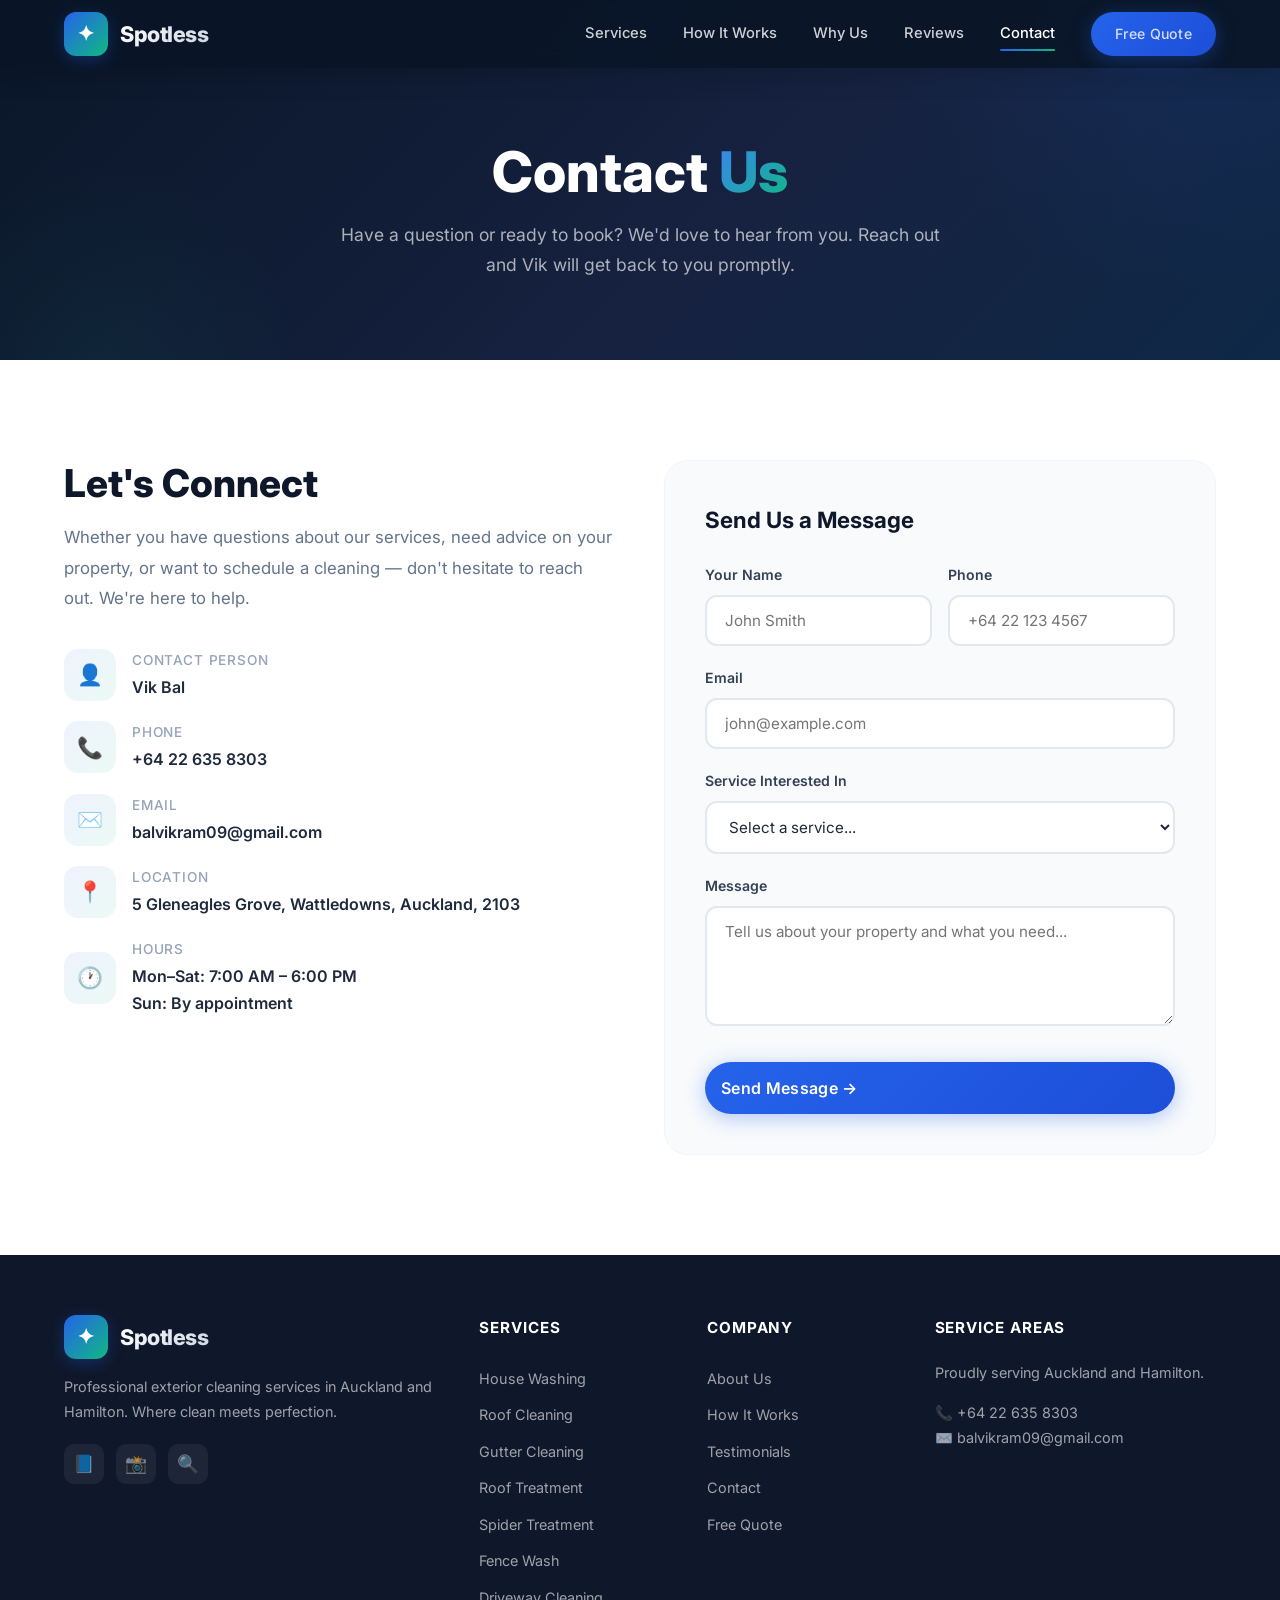
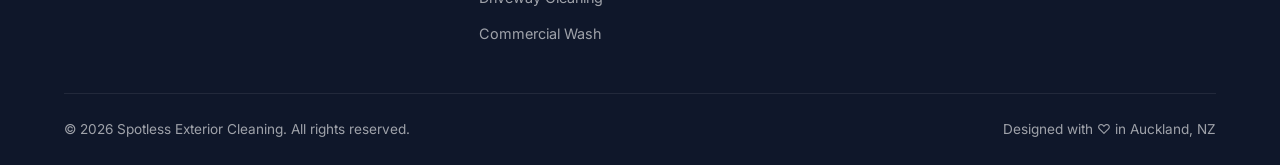
<file: contact.html>
<!DOCTYPE html>
<html lang="en">

<head>
    <meta charset="UTF-8">
    <meta name="viewport" content="width=device-width, initial-scale=1.0">
    <title>Contact Us | Spotless Exterior Cleaning</title>
    <meta name="description" content="Get in touch with Spotless Exterior Cleaning. Serving Auckland and Hamilton.">
    <link href="https://fonts.googleapis.com/css2?family=Inter:wght@300;400;500;600;700;800;900&display=swap"
        rel="stylesheet">
    <link rel="stylesheet" href="style.css">
</head>

<body>
    <nav class="navbar scrolled" id="navbar">
        <div class="nav-container">
            <a href="index.html" class="nav-logo">
                <div class="nav-logo-icon">✦</div><span>Spotless</span>
            </a>
            <div class="nav-links" id="navLinks">
                <a href="services.html">Services</a><a href="how-it-works.html">How It Works</a>
                <a href="why-us.html">Why Us</a><a href="reviews.html">Reviews</a>
                <a href="contact.html" class="active-link">Contact</a><a href="free-quote.html"
                    class="btn btn-primary nav-cta">Free Quote</a>
            </div>
            <div class="hamburger" id="hamburger"><span></span><span></span><span></span></div>
        </div>
    </nav>

    <section class="page-hero">
        <div class="container">
            <div class="page-hero-content">
                <h1 class="page-hero-title">Contact <span class="highlight">Us</span></h1>
                <p class="page-hero-subtitle">Have a question or ready to book? We'd love to hear from you. Reach out
                    and Vik will get back to you promptly.</p>
            </div>
        </div>
    </section>

    <section class="contact">
        <div class="container">
            <div class="contact-grid">
                <div class="contact-info fade-in-left">
                    <h2>Let's Connect</h2>
                    <p>Whether you have questions about our services, need advice on your property, or want to schedule
                        a cleaning — don't hesitate to reach out. We're here to help.</p>
                    <div class="contact-details">
                        <div class="contact-item">
                            <div class="contact-item-icon">👤</div>
                            <div>
                                <h4>Contact Person</h4>
                                <p>Vik Bal</p>
                            </div>
                        </div>
                        <div class="contact-item">
                            <div class="contact-item-icon">📞</div>
                            <div>
                                <h4>Phone</h4><a href="tel:+64226358303">+64 22 635 8303</a>
                            </div>
                        </div>
                        <div class="contact-item">
                            <div class="contact-item-icon">✉️</div>
                            <div>
                                <h4>Email</h4><a href="mailto:balvikram09@gmail.com">balvikram09@gmail.com</a>
                            </div>
                        </div>
                        <div class="contact-item">
                            <div class="contact-item-icon">📍</div>
                            <div>
                                <h4>Location</h4>
                                <p>5 Gleneagles Grove, Wattledowns, Auckland, 2103</p>
                            </div>
                        </div>
                        <div class="contact-item">
                            <div class="contact-item-icon">🕐</div>
                            <div>
                                <h4>Hours</h4>
                                <p>Mon–Sat: 7:00 AM – 6:00 PM<br>Sun: By appointment</p>
                            </div>
                        </div>
                    </div>
                </div>
                <div class="contact-form-wrap fade-in-right">
                    <h3>Send Us a Message</h3>
                    <form id="contactForm">
                        <div class="form-row">
                            <div class="form-group"><label>Your Name</label><input type="text" placeholder="John Smith"
                                    required></div>
                            <div class="form-group"><label>Phone</label><input type="tel" placeholder="+64 22 123 4567">
                            </div>
                        </div>
                        <div class="form-group"><label>Email</label><input type="email" placeholder="john@example.com"
                                required></div>
                        <div class="form-group"><label>Service Interested In</label>
                            <select>
                                <option value="">Select a service...</option>
                                <option>House Washing</option>
                                <option>Roof Cleaning & Treatment</option>
                                <option>Gutter Cleaning</option>
                                <option>Driveway & Patio Cleaning</option>
                                <option>Deck & Fence Washing</option>
                                <option>Commercial Building Wash</option>
                                <option>Roof Treatment</option>
                                <option>Spider Treatment</option>
                                <option>Fence Wash</option>
                                <option>Full Property Package</option>
                                <option>Other</option>
                            </select>
                        </div>
                        <div class="form-group"><label>Message</label><textarea
                                placeholder="Tell us about your property and what you need..."></textarea></div>
                        <button type="submit" class="btn btn-primary form-submit">Send Message →</button>
                    </form>
                    <div class="form-success" id="formSuccess">
                        <div class="success-icon">✅</div>
                        <h4>Message Sent!</h4>
                        <p>Thank you for reaching out. Vik will get back to you shortly!</p>
                    </div>
                </div>
            </div>
        </div>
    </section>

    <footer class="footer">
        <div class="container">
            <div class="footer-grid">
                <div class="footer-brand">
                    <a href="index.html" class="nav-logo">
                        <div class="nav-logo-icon">✦</div><span>Spotless</span>
                    </a>
                    <p>Professional exterior cleaning services in Auckland and Hamilton. Where clean meets perfection.
                    </p>
                    <div class="footer-social"><a href="#">📘</a><a href="#">📸</a><a href="#">🔍</a></div>
                </div>
                <div class="footer-col">
                    <h4>Services</h4><a href="services.html">House Washing</a><a href="services.html">Roof
                        Cleaning</a><a href="services.html">Gutter Cleaning</a><a href="services.html">Roof
                        Treatment</a><a href="services.html">Spider Treatment</a><a href="services.html">Fence
                        Wash</a><a href="services.html">Driveway Cleaning</a><a href="services.html">Commercial Wash</a>
                </div>
                <div class="footer-col">
                    <h4>Company</h4><a href="why-us.html">About Us</a><a href="how-it-works.html">How It Works</a><a
                        href="reviews.html">Testimonials</a><a href="contact.html">Contact</a><a
                        href="free-quote.html">Free Quote</a>
                </div>
                <div class="footer-col footer-newsletter">
                    <h4>Service Areas</h4>
                    <p>Proudly serving Auckland and Hamilton.</p>
                    <p>📞 +64 22 635 8303<br>✉️ balvikram09@gmail.com</p>
                </div>
            </div>
            <div class="footer-bottom">
                <p>© 2026 Spotless Exterior Cleaning. All rights reserved.</p>
                <p>Designed with ♡ in Auckland, NZ</p>
            </div>
        </div>
    </footer>
    <script src="script.js"></script>
</body>

</html>
</file>
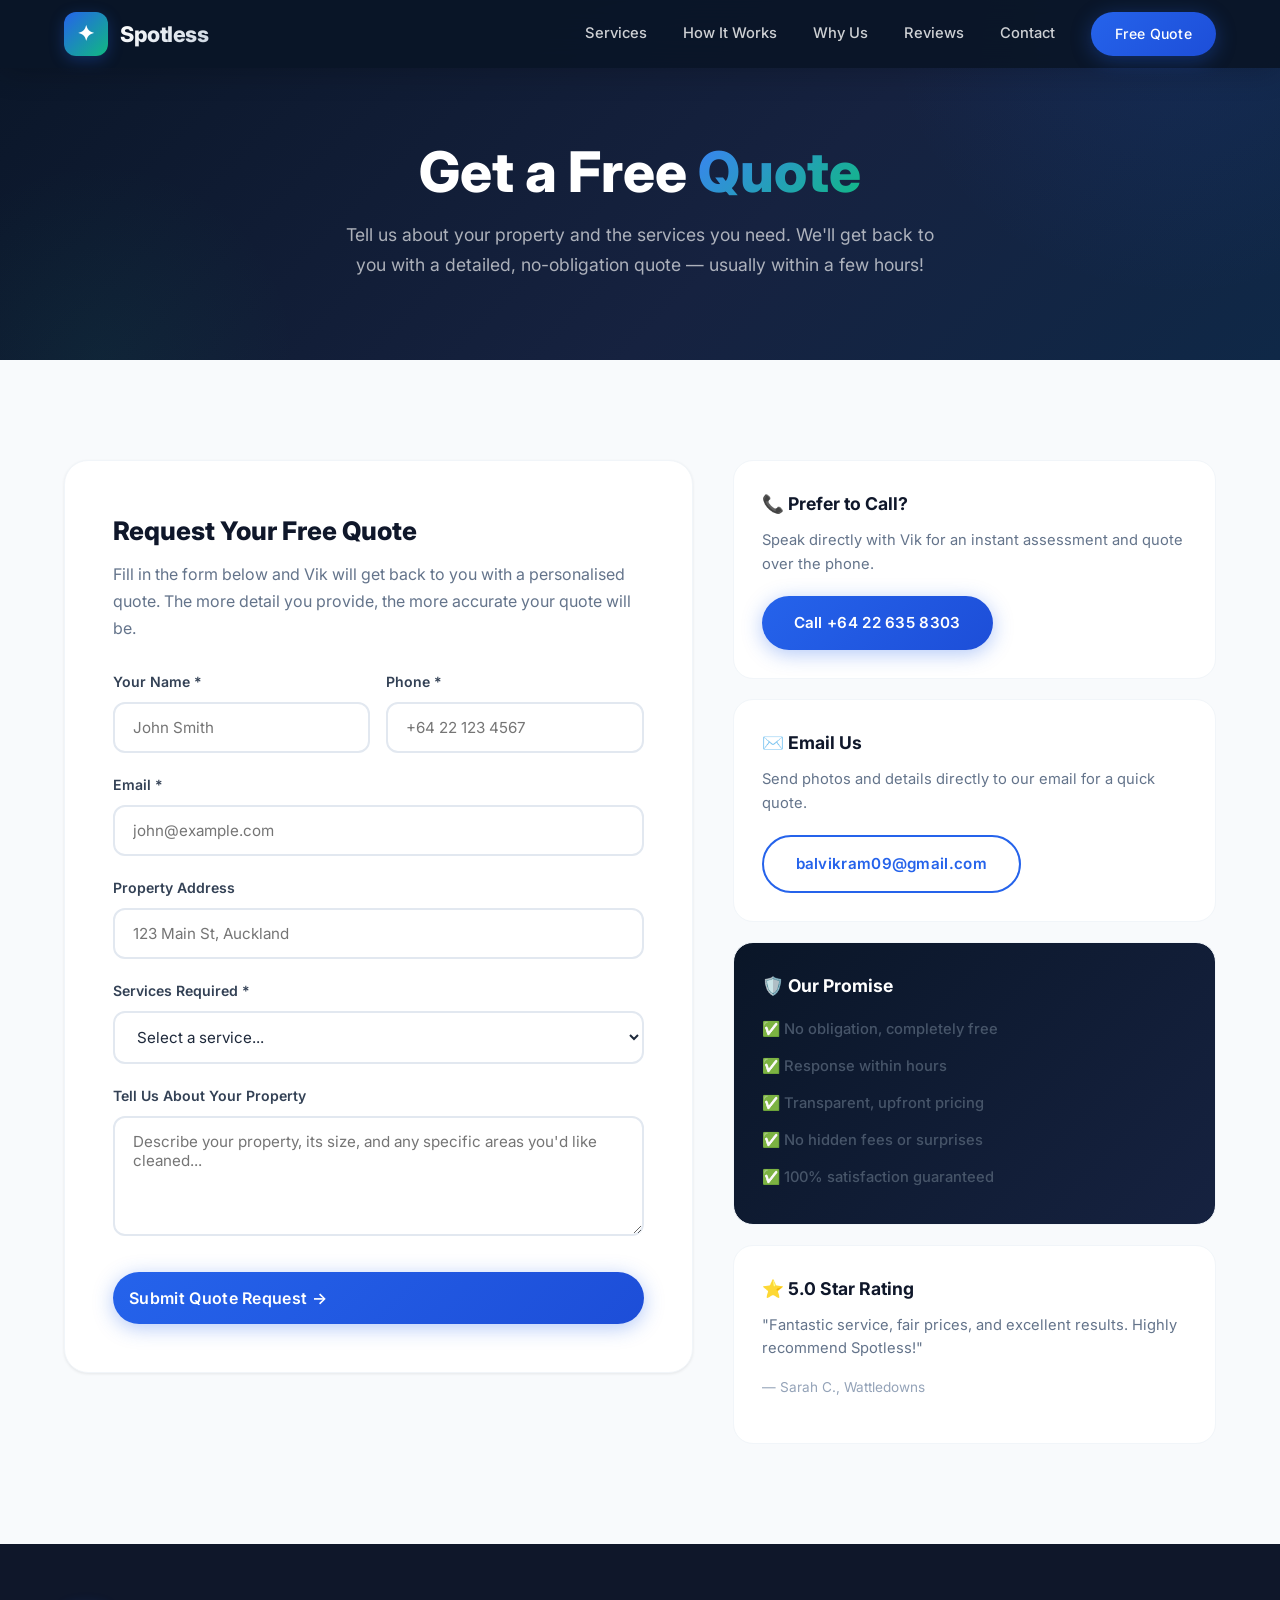
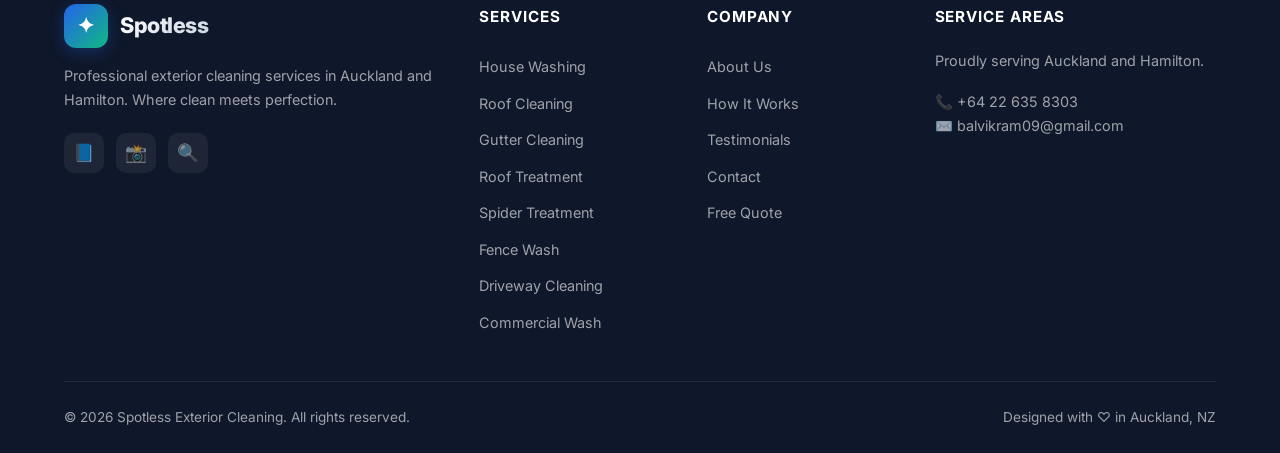
<file: free-quote.html>
<!DOCTYPE html>
<html lang="en">

<head>
    <meta charset="UTF-8">
    <meta name="viewport" content="width=device-width, initial-scale=1.0">
    <title>Free Quote | Spotless Exterior Cleaning</title>
    <meta name="description"
        content="Get a free, no-obligation quote for exterior cleaning services in Auckland and Hamilton.">
    <link href="https://fonts.googleapis.com/css2?family=Inter:wght@300;400;500;600;700;800;900&display=swap"
        rel="stylesheet">
    <link rel="stylesheet" href="style.css">
</head>

<body>
    <nav class="navbar scrolled" id="navbar">
        <div class="nav-container">
            <a href="index.html" class="nav-logo">
                <div class="nav-logo-icon">✦</div><span>Spotless</span>
            </a>
            <div class="nav-links" id="navLinks">
                <a href="services.html">Services</a><a href="how-it-works.html">How It Works</a>
                <a href="why-us.html">Why Us</a><a href="reviews.html">Reviews</a>
                <a href="contact.html">Contact</a><a href="free-quote.html"
                    class="btn btn-primary nav-cta active-link">Free Quote</a>
            </div>
            <div class="hamburger" id="hamburger"><span></span><span></span><span></span></div>
        </div>
    </nav>

    <section class="page-hero">
        <div class="container">
            <div class="page-hero-content">
                <h1 class="page-hero-title">Get a Free <span class="highlight">Quote</span></h1>
                <p class="page-hero-subtitle">Tell us about your property and the services you need. We'll get back to
                    you with a detailed, no-obligation quote — usually within a few hours!</p>
            </div>
        </div>
    </section>

    <section class="quote-page">
        <div class="container">
            <div class="quote-grid">
                <div class="quote-form-wrap fade-in-left">
                    <h2>Request Your Free Quote</h2>
                    <p class="quote-form-intro">Fill in the form below and Vik will get back to you with a personalised
                        quote. The more detail you provide, the more accurate your quote will be.</p>
                    <form id="contactForm">
                        <div class="form-row">
                            <div class="form-group"><label>Your Name *</label><input type="text"
                                    placeholder="John Smith" required></div>
                            <div class="form-group"><label>Phone *</label><input type="tel"
                                    placeholder="+64 22 123 4567" required></div>
                        </div>
                        <div class="form-group"><label>Email *</label><input type="email" placeholder="john@example.com"
                                required></div>
                        <div class="form-group"><label>Property Address</label><input type="text"
                                placeholder="123 Main St, Auckland"></div>
                        <div class="form-group"><label>Services Required *</label>
                            <select required>
                                <option value="">Select a service...</option>
                                <option>House Washing</option>
                                <option>Roof Cleaning & Treatment</option>
                                <option>Gutter Cleaning</option>
                                <option>Driveway & Patio Cleaning</option>
                                <option>Deck & Fence Washing</option>
                                <option>Commercial Building Wash</option>
                                <option>Roof Treatment</option>
                                <option>Spider Treatment</option>
                                <option>Fence Wash</option>
                                <option>Full Property Package</option>
                                <option>Other</option>
                            </select>
                        </div>
                        <div class="form-group"><label>Tell Us About Your Property</label><textarea
                                placeholder="Describe your property, its size, and any specific areas you'd like cleaned..."></textarea>
                        </div>
                        <button type="submit" class="btn btn-primary form-submit">Submit Quote Request →</button>
                    </form>
                    <div class="form-success" id="formSuccess">
                        <div class="success-icon">✅</div>
                        <h4>Quote Request Received!</h4>
                        <p>Thank you! Vik will review your request and get back to you with a detailed quote — usually
                            within a few hours.</p>
                    </div>
                </div>

                <div class="quote-sidebar fade-in-right">
                    <div class="quote-sidebar-card">
                        <h3>📞 Prefer to Call?</h3>
                        <p>Speak directly with Vik for an instant assessment and quote over the phone.</p>
                        <a href="tel:+64226358303" class="btn btn-primary">Call +64 22 635 8303</a>
                    </div>
                    <div class="quote-sidebar-card">
                        <h3>✉️ Email Us</h3>
                        <p>Send photos and details directly to our email for a quick quote.</p>
                        <a href="mailto:balvikram09@gmail.com" class="btn btn-outline">balvikram09@gmail.com</a>
                    </div>
                    <div class="quote-sidebar-card highlight-card">
                        <h3>🛡️ Our Promise</h3>
                        <ul class="quote-promise-list">
                            <li>✅ No obligation, completely free</li>
                            <li>✅ Response within hours</li>
                            <li>✅ Transparent, upfront pricing</li>
                            <li>✅ No hidden fees or surprises</li>
                            <li>✅ 100% satisfaction guaranteed</li>
                        </ul>
                    </div>
                    <div class="quote-sidebar-card">
                        <h3>⭐ 5.0 Star Rating</h3>
                        <p>"Fantastic service, fair prices, and excellent results. Highly recommend Spotless!"</p>
                        <p style="font-size:0.85rem; color: var(--gray-400);">— Sarah C., Wattledowns</p>
                    </div>
                </div>
            </div>
        </div>
    </section>

    <footer class="footer">
        <div class="container">
            <div class="footer-grid">
                <div class="footer-brand">
                    <a href="index.html" class="nav-logo">
                        <div class="nav-logo-icon">✦</div><span>Spotless</span>
                    </a>
                    <p>Professional exterior cleaning services in Auckland and Hamilton. Where clean meets perfection.
                    </p>
                    <div class="footer-social"><a href="#">📘</a><a href="#">📸</a><a href="#">🔍</a></div>
                </div>
                <div class="footer-col">
                    <h4>Services</h4><a href="services.html">House Washing</a><a href="services.html">Roof
                        Cleaning</a><a href="services.html">Gutter Cleaning</a><a href="services.html">Roof
                        Treatment</a><a href="services.html">Spider Treatment</a><a href="services.html">Fence
                        Wash</a><a href="services.html">Driveway Cleaning</a><a href="services.html">Commercial Wash</a>
                </div>
                <div class="footer-col">
                    <h4>Company</h4><a href="why-us.html">About Us</a><a href="how-it-works.html">How It Works</a><a
                        href="reviews.html">Testimonials</a><a href="contact.html">Contact</a><a
                        href="free-quote.html">Free Quote</a>
                </div>
                <div class="footer-col footer-newsletter">
                    <h4>Service Areas</h4>
                    <p>Proudly serving Auckland and Hamilton.</p>
                    <p>📞 +64 22 635 8303<br>✉️ balvikram09@gmail.com</p>
                </div>
            </div>
            <div class="footer-bottom">
                <p>© 2026 Spotless Exterior Cleaning. All rights reserved.</p>
                <p>Designed with ♡ in Auckland, NZ</p>
            </div>
        </div>
    </footer>
    <script src="script.js"></script>
</body>

</html>
</file>
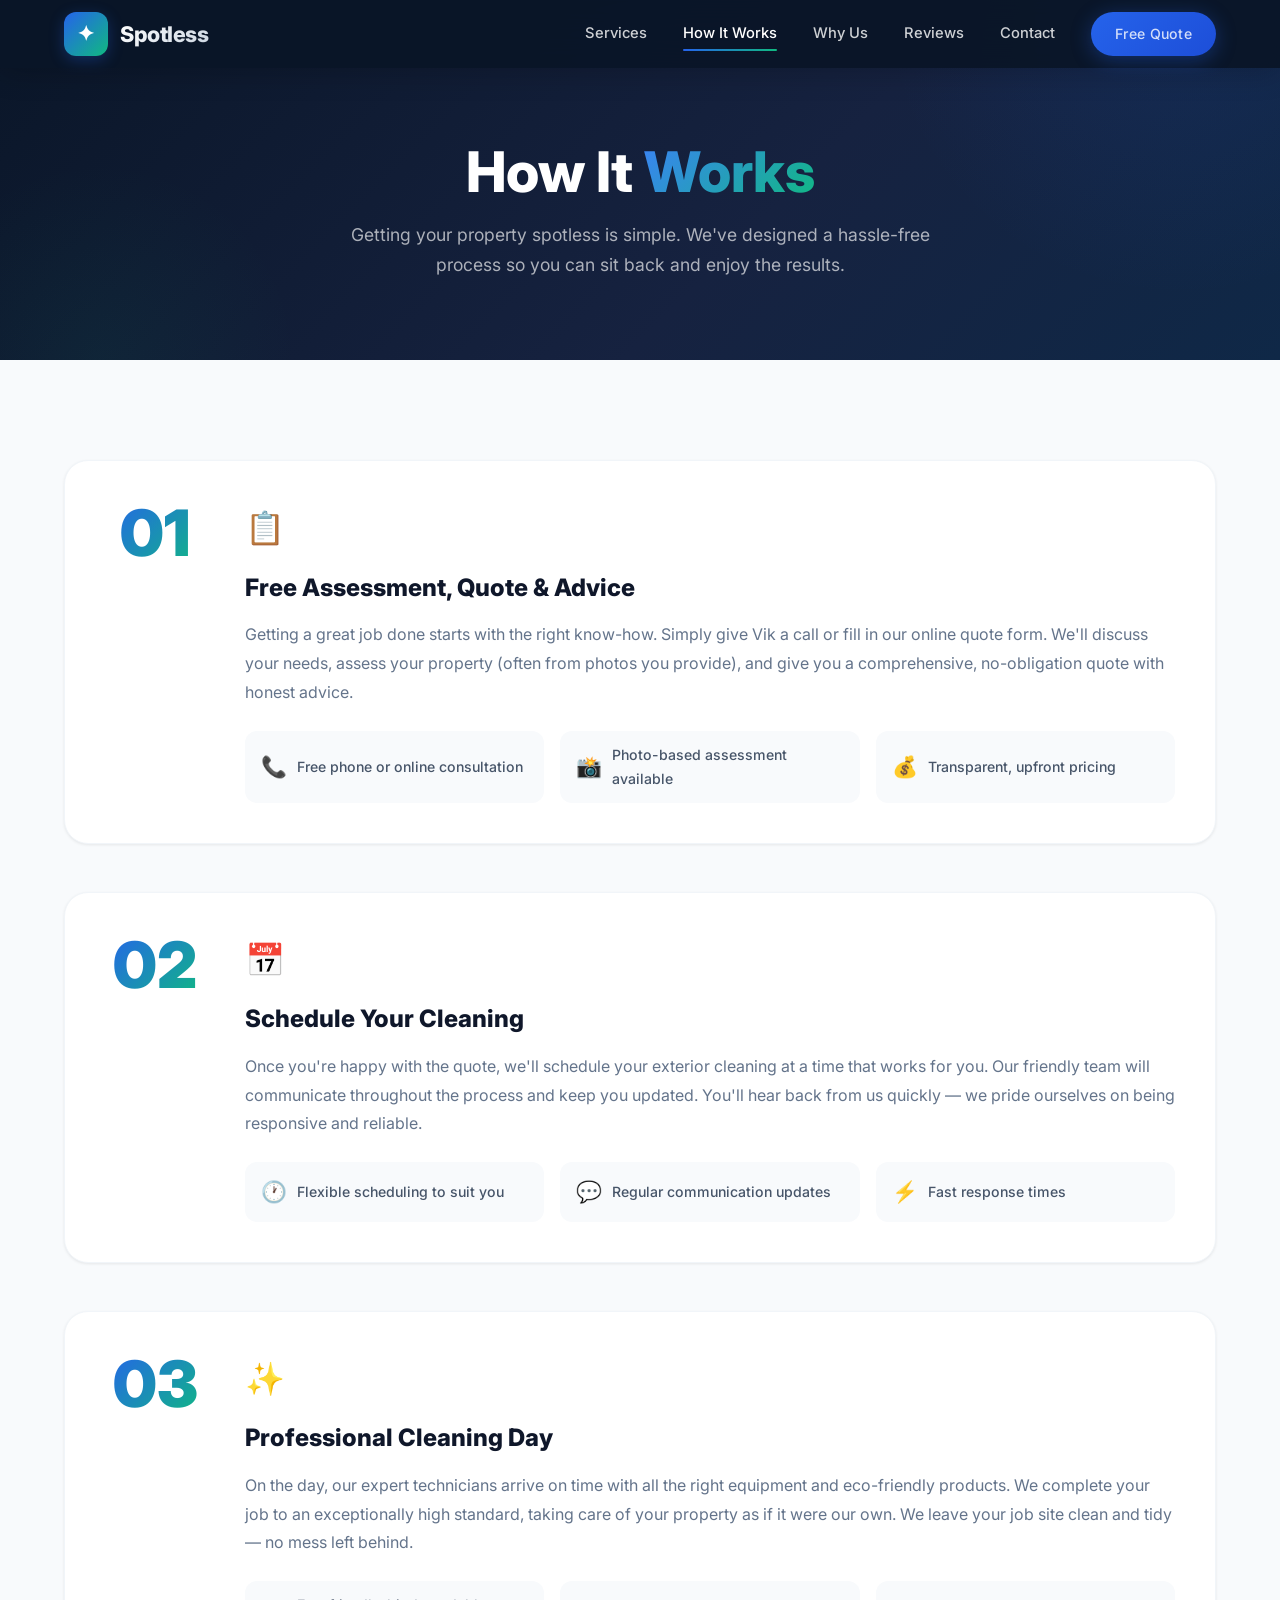
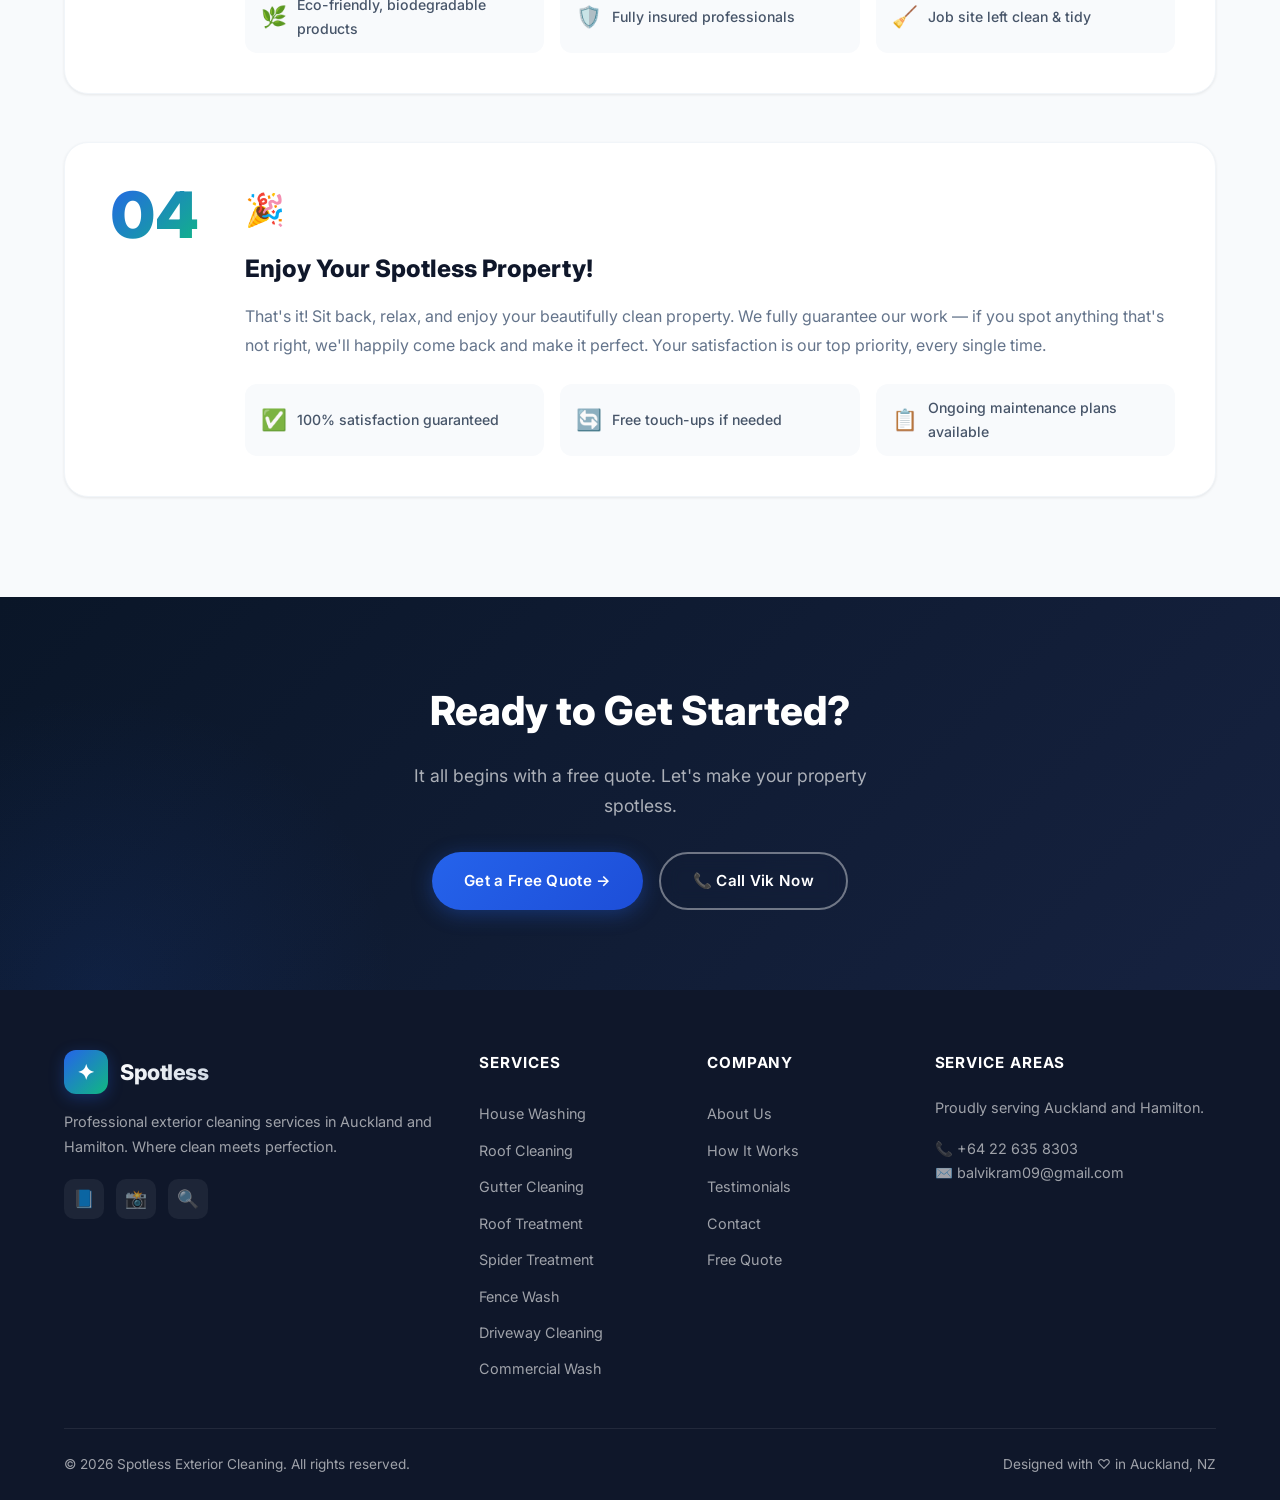
<file: how-it-works.html>
<!DOCTYPE html>
<html lang="en">

<head>
    <meta charset="UTF-8">
    <meta name="viewport" content="width=device-width, initial-scale=1.0">
    <title>How It Works | Spotless Exterior Cleaning</title>
    <meta name="description"
        content="Our simple 4-step process makes getting your property cleaned easy. Serving Auckland and Hamilton.">
    <link href="https://fonts.googleapis.com/css2?family=Inter:wght@300;400;500;600;700;800;900&display=swap"
        rel="stylesheet">
    <link rel="stylesheet" href="style.css">
</head>

<body>
    <nav class="navbar scrolled" id="navbar">
        <div class="nav-container">
            <a href="index.html" class="nav-logo">
                <div class="nav-logo-icon">✦</div><span>Spotless</span>
            </a>
            <div class="nav-links" id="navLinks">
                <a href="services.html">Services</a>
                <a href="how-it-works.html" class="active-link">How It Works</a>
                <a href="why-us.html">Why Us</a>
                <a href="reviews.html">Reviews</a>
                <a href="contact.html">Contact</a>
                <a href="free-quote.html" class="btn btn-primary nav-cta">Free Quote</a>
            </div>
            <div class="hamburger" id="hamburger"><span></span><span></span><span></span></div>
        </div>
    </nav>

    <section class="page-hero">
        <div class="container">
            <div class="page-hero-content">
                <h1 class="page-hero-title">How It <span class="highlight">Works</span></h1>
                <p class="page-hero-subtitle">Getting your property spotless is simple. We've designed a hassle-free
                    process so you can sit back and enjoy the results.</p>
            </div>
        </div>
    </section>

    <section class="process-page">
        <div class="container">
            <div class="process-detail fade-in">
                <div class="process-detail-number">01</div>
                <div class="process-detail-content">
                    <div class="process-detail-icon">📋</div>
                    <h2>Free Assessment, Quote & Advice</h2>
                    <p>Getting a great job done starts with the right know-how. Simply give Vik a call or fill in our
                        online quote form. We'll discuss your needs, assess your property (often from photos you
                        provide), and give you a comprehensive, no-obligation quote with honest advice.</p>
                    <div class="process-highlights">
                        <div class="process-highlight-item"><span>📞</span> Free phone or online consultation</div>
                        <div class="process-highlight-item"><span>📸</span> Photo-based assessment available</div>
                        <div class="process-highlight-item"><span>💰</span> Transparent, upfront pricing</div>
                    </div>
                </div>
            </div>
            <div class="process-detail fade-in">
                <div class="process-detail-number">02</div>
                <div class="process-detail-content">
                    <div class="process-detail-icon">📅</div>
                    <h2>Schedule Your Cleaning</h2>
                    <p>Once you're happy with the quote, we'll schedule your exterior cleaning at a time that works for
                        you. Our friendly team will communicate throughout the process and keep you updated. You'll hear
                        back from us quickly — we pride ourselves on being responsive and reliable.</p>
                    <div class="process-highlights">
                        <div class="process-highlight-item"><span>🕐</span> Flexible scheduling to suit you</div>
                        <div class="process-highlight-item"><span>💬</span> Regular communication updates</div>
                        <div class="process-highlight-item"><span>⚡</span> Fast response times</div>
                    </div>
                </div>
            </div>
            <div class="process-detail fade-in">
                <div class="process-detail-number">03</div>
                <div class="process-detail-content">
                    <div class="process-detail-icon">✨</div>
                    <h2>Professional Cleaning Day</h2>
                    <p>On the day, our expert technicians arrive on time with all the right equipment and eco-friendly
                        products. We complete your job to an exceptionally high standard, taking care of your property
                        as if it were our own. We leave your job site clean and tidy — no mess left behind.</p>
                    <div class="process-highlights">
                        <div class="process-highlight-item"><span>🌿</span> Eco-friendly, biodegradable products</div>
                        <div class="process-highlight-item"><span>🛡️</span> Fully insured professionals</div>
                        <div class="process-highlight-item"><span>🧹</span> Job site left clean & tidy</div>
                    </div>
                </div>
            </div>
            <div class="process-detail fade-in">
                <div class="process-detail-number">04</div>
                <div class="process-detail-content">
                    <div class="process-detail-icon">🎉</div>
                    <h2>Enjoy Your Spotless Property!</h2>
                    <p>That's it! Sit back, relax, and enjoy your beautifully clean property. We fully guarantee our
                        work — if you spot anything that's not right, we'll happily come back and make it perfect. Your
                        satisfaction is our top priority, every single time.</p>
                    <div class="process-highlights">
                        <div class="process-highlight-item"><span>✅</span> 100% satisfaction guaranteed</div>
                        <div class="process-highlight-item"><span>🔄</span> Free touch-ups if needed</div>
                        <div class="process-highlight-item"><span>📋</span> Ongoing maintenance plans available</div>
                    </div>
                </div>
            </div>
        </div>
    </section>

    <section class="cta-banner">
        <div class="container">
            <h2>Ready to Get Started?</h2>
            <p>It all begins with a free quote. Let's make your property spotless.</p>
            <div class="cta-buttons">
                <a href="free-quote.html" class="btn btn-primary">Get a Free Quote →</a>
                <a href="tel:+64226358303" class="btn btn-secondary">📞 Call Vik Now</a>
            </div>
        </div>
    </section>

    <footer class="footer">
        <div class="container">
            <div class="footer-grid">
                <div class="footer-brand">
                    <a href="index.html" class="nav-logo">
                        <div class="nav-logo-icon">✦</div><span>Spotless</span>
                    </a>
                    <p>Professional exterior cleaning services in Auckland and Hamilton. Where clean meets perfection.
                    </p>
                    <div class="footer-social"><a href="#">📘</a><a href="#">📸</a><a href="#">🔍</a></div>
                </div>
                <div class="footer-col">
                    <h4>Services</h4>
                    <a href="services.html">House Washing</a><a href="services.html">Roof Cleaning</a><a
                        href="services.html">Gutter Cleaning</a>
                    <a href="services.html">Roof Treatment</a><a href="services.html">Spider Treatment</a><a
                        href="services.html">Fence Wash</a>
                    <a href="services.html">Driveway Cleaning</a><a href="services.html">Commercial Wash</a>
                </div>
                <div class="footer-col">
                    <h4>Company</h4>
                    <a href="why-us.html">About Us</a><a href="how-it-works.html">How It Works</a><a
                        href="reviews.html">Testimonials</a>
                    <a href="contact.html">Contact</a><a href="free-quote.html">Free Quote</a>
                </div>
                <div class="footer-col footer-newsletter">
                    <h4>Service Areas</h4>
                    <p>Proudly serving Auckland and Hamilton.</p>
                    <p>📞 +64 22 635 8303<br>✉️ balvikram09@gmail.com</p>
                </div>
            </div>
            <div class="footer-bottom">
                <p>© 2026 Spotless Exterior Cleaning. All rights reserved.</p>
                <p>Designed with ♡ in Auckland, NZ</p>
            </div>
        </div>
    </footer>
    <script src="script.js"></script>
</body>

</html>
</file>
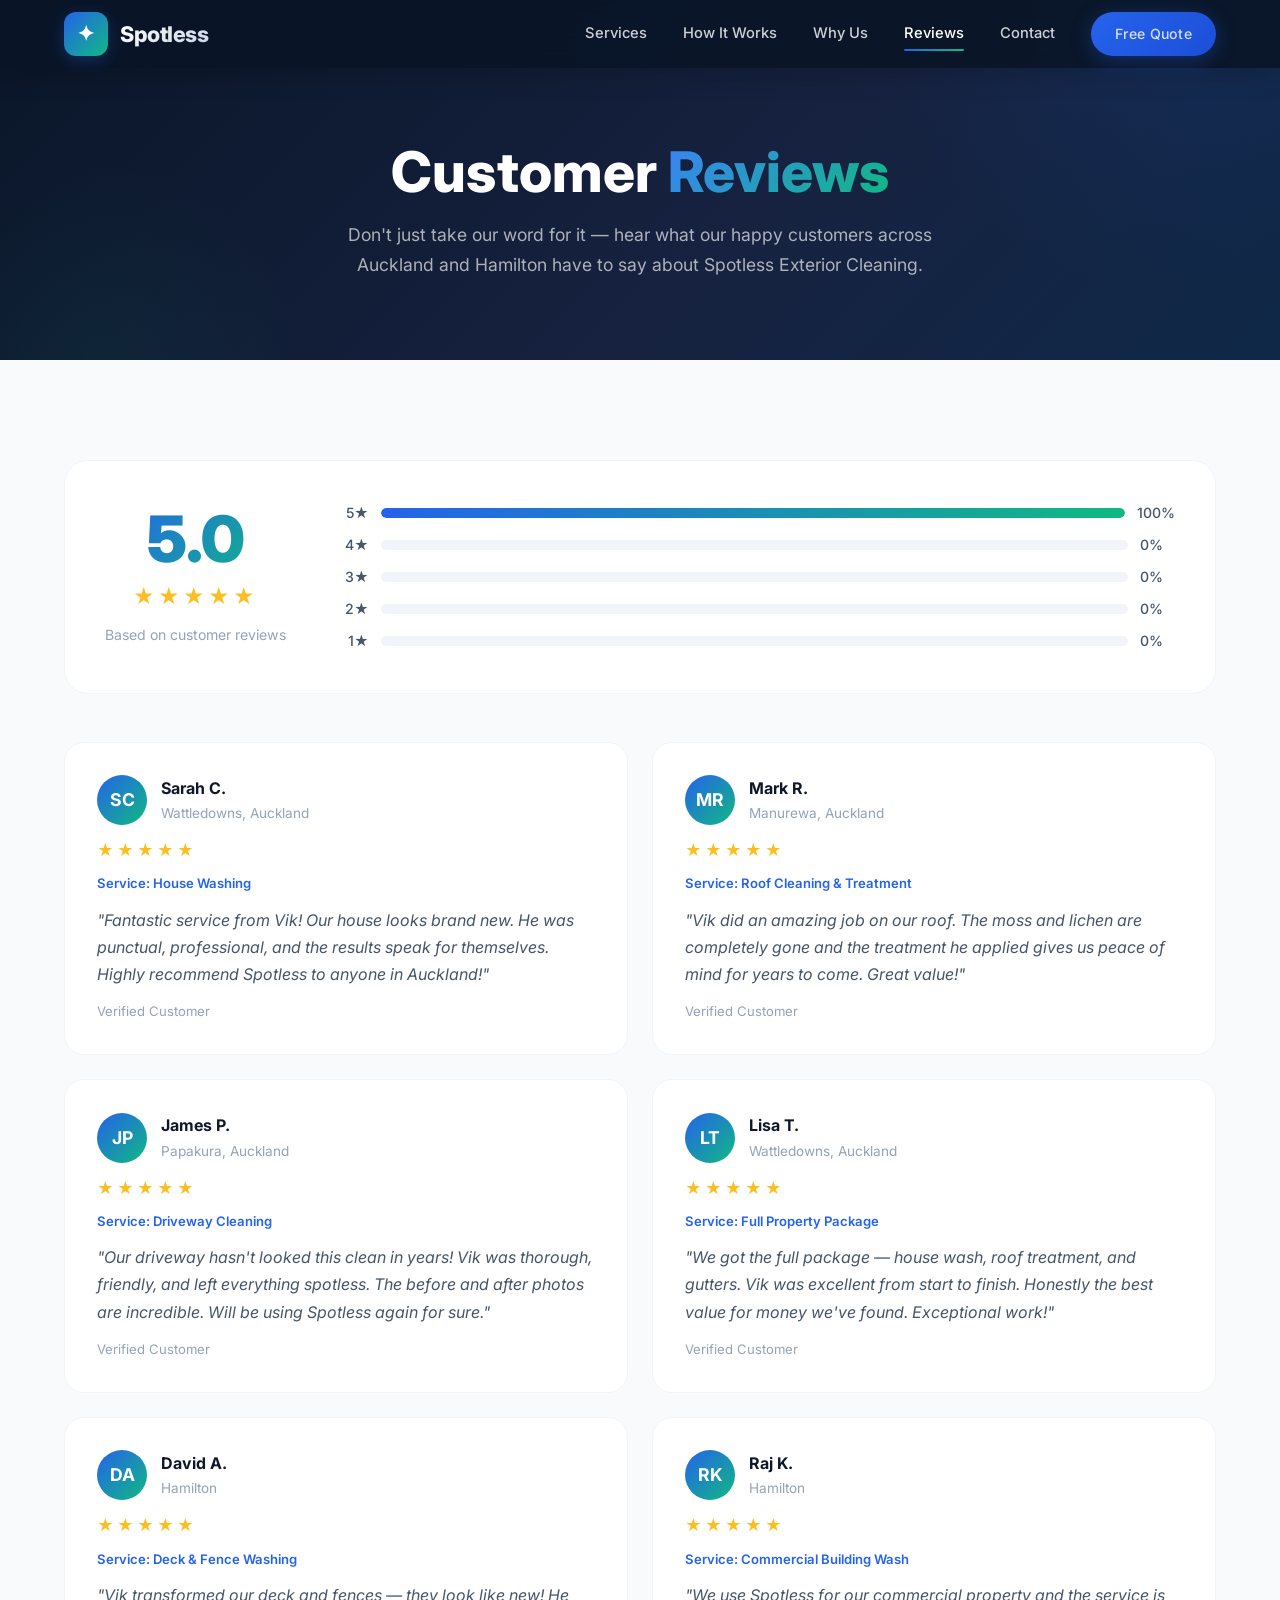
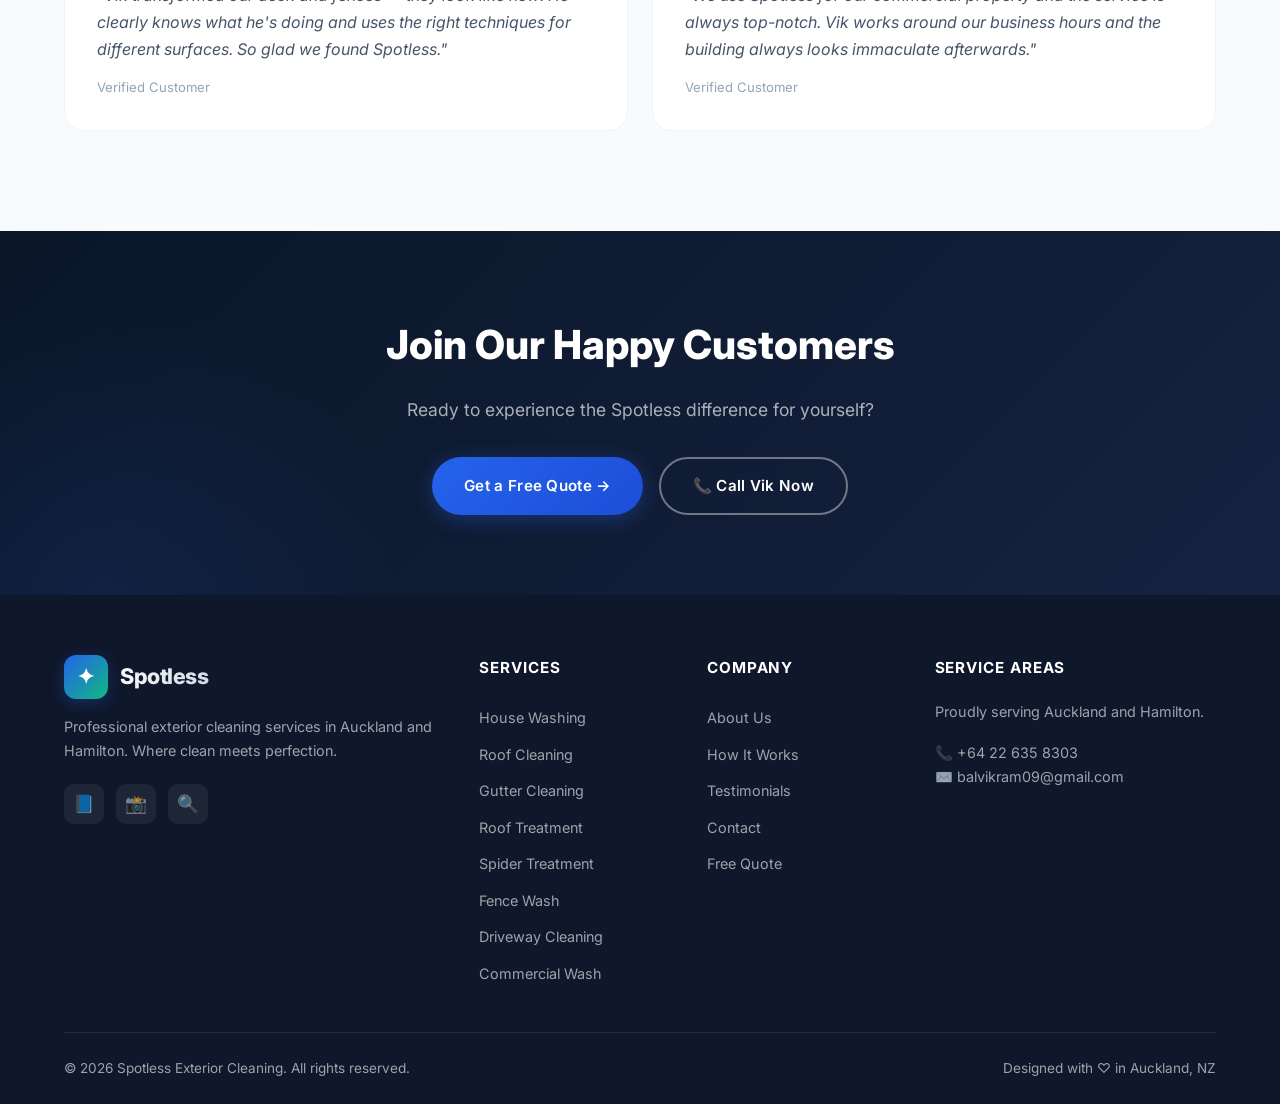
<file: reviews.html>
<!DOCTYPE html>
<html lang="en">

<head>
    <meta charset="UTF-8">
    <meta name="viewport" content="width=device-width, initial-scale=1.0">
    <title>Customer Reviews | Spotless Exterior Cleaning</title>
    <meta name="description"
        content="Read reviews from happy customers across Auckland and Hamilton. 5-star rated exterior cleaning.">
    <link href="https://fonts.googleapis.com/css2?family=Inter:wght@300;400;500;600;700;800;900&display=swap"
        rel="stylesheet">
    <link rel="stylesheet" href="style.css">
</head>

<body>
    <nav class="navbar scrolled" id="navbar">
        <div class="nav-container">
            <a href="index.html" class="nav-logo">
                <div class="nav-logo-icon">✦</div><span>Spotless</span>
            </a>
            <div class="nav-links" id="navLinks">
                <a href="services.html">Services</a><a href="how-it-works.html">How It Works</a>
                <a href="why-us.html">Why Us</a><a href="reviews.html" class="active-link">Reviews</a>
                <a href="contact.html">Contact</a><a href="free-quote.html" class="btn btn-primary nav-cta">Free
                    Quote</a>
            </div>
            <div class="hamburger" id="hamburger"><span></span><span></span><span></span></div>
        </div>
    </nav>

    <section class="page-hero">
        <div class="container">
            <div class="page-hero-content">
                <h1 class="page-hero-title">Customer <span class="highlight">Reviews</span></h1>
                <p class="page-hero-subtitle">Don't just take our word for it — hear what our happy customers across
                    Auckland and Hamilton have to say about Spotless Exterior Cleaning.</p>
            </div>
        </div>
    </section>

    <section class="reviews-page">
        <div class="container">
            <div class="rating-summary fade-in">
                <div class="rating-big">
                    <h2>5.0</h2>
                    <div class="rating-stars">★★★★★</div>
                    <p>Based on customer reviews</p>
                </div>
                <div class="rating-bars">
                    <div class="rating-bar-row"><span>5★</span>
                        <div class="rating-bar">
                            <div class="rating-bar-fill" style="width:100%"></div>
                        </div><span>100%</span>
                    </div>
                    <div class="rating-bar-row"><span>4★</span>
                        <div class="rating-bar">
                            <div class="rating-bar-fill" style="width:0%"></div>
                        </div><span>0%</span>
                    </div>
                    <div class="rating-bar-row"><span>3★</span>
                        <div class="rating-bar">
                            <div class="rating-bar-fill" style="width:0%"></div>
                        </div><span>0%</span>
                    </div>
                    <div class="rating-bar-row"><span>2★</span>
                        <div class="rating-bar">
                            <div class="rating-bar-fill" style="width:0%"></div>
                        </div><span>0%</span>
                    </div>
                    <div class="rating-bar-row"><span>1★</span>
                        <div class="rating-bar">
                            <div class="rating-bar-fill" style="width:0%"></div>
                        </div><span>0%</span>
                    </div>
                </div>
            </div>

            <div class="reviews-grid">
                <div class="review-card fade-in">
                    <div class="review-header">
                        <div class="testimonial-avatar">SC</div>
                        <div>
                            <h4>Sarah C.</h4>
                            <p>Wattledowns, Auckland</p>
                        </div>
                    </div>
                    <div class="review-stars">★★★★★</div>
                    <div class="review-service">Service: House Washing</div>
                    <blockquote>"Fantastic service from Vik! Our house looks brand new. He was punctual, professional,
                        and the results speak for themselves. Highly recommend Spotless to anyone in Auckland!"
                    </blockquote>
                    <div class="review-date">Verified Customer</div>
                </div>
                <div class="review-card fade-in">
                    <div class="review-header">
                        <div class="testimonial-avatar">MR</div>
                        <div>
                            <h4>Mark R.</h4>
                            <p>Manurewa, Auckland</p>
                        </div>
                    </div>
                    <div class="review-stars">★★★★★</div>
                    <div class="review-service">Service: Roof Cleaning & Treatment</div>
                    <blockquote>"Vik did an amazing job on our roof. The moss and lichen are completely gone and the
                        treatment he applied gives us peace of mind for years to come. Great value!"</blockquote>
                    <div class="review-date">Verified Customer</div>
                </div>
                <div class="review-card fade-in">
                    <div class="review-header">
                        <div class="testimonial-avatar">JP</div>
                        <div>
                            <h4>James P.</h4>
                            <p>Papakura, Auckland</p>
                        </div>
                    </div>
                    <div class="review-stars">★★★★★</div>
                    <div class="review-service">Service: Driveway Cleaning</div>
                    <blockquote>"Our driveway hasn't looked this clean in years! Vik was thorough, friendly, and left
                        everything spotless. The before and after photos are incredible. Will be using Spotless again
                        for sure."</blockquote>
                    <div class="review-date">Verified Customer</div>
                </div>
                <div class="review-card fade-in">
                    <div class="review-header">
                        <div class="testimonial-avatar">LT</div>
                        <div>
                            <h4>Lisa T.</h4>
                            <p>Wattledowns, Auckland</p>
                        </div>
                    </div>
                    <div class="review-stars">★★★★★</div>
                    <div class="review-service">Service: Full Property Package</div>
                    <blockquote>"We got the full package — house wash, roof treatment, and gutters. Vik was excellent
                        from start to finish. Honestly the best value for money we've found. Exceptional work!"
                    </blockquote>
                    <div class="review-date">Verified Customer</div>
                </div>
                <div class="review-card fade-in">
                    <div class="review-header">
                        <div class="testimonial-avatar">DA</div>
                        <div>
                            <h4>David A.</h4>
                            <p>Hamilton</p>
                        </div>
                    </div>
                    <div class="review-stars">★★★★★</div>
                    <div class="review-service">Service: Deck & Fence Washing</div>
                    <blockquote>"Vik transformed our deck and fences — they look like new! He clearly knows what he's
                        doing and uses the right techniques for different surfaces. So glad we found Spotless."
                    </blockquote>
                    <div class="review-date">Verified Customer</div>
                </div>
                <div class="review-card fade-in">
                    <div class="review-header">
                        <div class="testimonial-avatar">RK</div>
                        <div>
                            <h4>Raj K.</h4>
                            <p>Hamilton</p>
                        </div>
                    </div>
                    <div class="review-stars">★★★★★</div>
                    <div class="review-service">Service: Commercial Building Wash</div>
                    <blockquote>"We use Spotless for our commercial property and the service is always top-notch. Vik
                        works around our business hours and the building always looks immaculate afterwards."
                    </blockquote>
                    <div class="review-date">Verified Customer</div>
                </div>
            </div>
        </div>
    </section>

    <section class="cta-banner">
        <div class="container">
            <h2>Join Our Happy Customers</h2>
            <p>Ready to experience the Spotless difference for yourself?</p>
            <div class="cta-buttons">
                <a href="free-quote.html" class="btn btn-primary">Get a Free Quote →</a>
                <a href="tel:+64226358303" class="btn btn-secondary">📞 Call Vik Now</a>
            </div>
        </div>
    </section>

    <footer class="footer">
        <div class="container">
            <div class="footer-grid">
                <div class="footer-brand">
                    <a href="index.html" class="nav-logo">
                        <div class="nav-logo-icon">✦</div><span>Spotless</span>
                    </a>
                    <p>Professional exterior cleaning services in Auckland and Hamilton. Where clean meets perfection.
                    </p>
                    <div class="footer-social"><a href="#">📘</a><a href="#">📸</a><a href="#">🔍</a></div>
                </div>
                <div class="footer-col">
                    <h4>Services</h4><a href="services.html">House Washing</a><a href="services.html">Roof
                        Cleaning</a><a href="services.html">Gutter Cleaning</a><a href="services.html">Roof
                        Treatment</a><a href="services.html">Spider Treatment</a><a href="services.html">Fence
                        Wash</a><a href="services.html">Driveway Cleaning</a><a href="services.html">Commercial Wash</a>
                </div>
                <div class="footer-col">
                    <h4>Company</h4><a href="why-us.html">About Us</a><a href="how-it-works.html">How It Works</a><a
                        href="reviews.html">Testimonials</a><a href="contact.html">Contact</a><a
                        href="free-quote.html">Free Quote</a>
                </div>
                <div class="footer-col footer-newsletter">
                    <h4>Service Areas</h4>
                    <p>Proudly serving Auckland and Hamilton.</p>
                    <p>📞 +64 22 635 8303<br>✉️ balvikram09@gmail.com</p>
                </div>
            </div>
            <div class="footer-bottom">
                <p>© 2026 Spotless Exterior Cleaning. All rights reserved.</p>
                <p>Designed with ♡ in Auckland, NZ</p>
            </div>
        </div>
    </footer>
    <script src="script.js"></script>
</body>

</html>
</file>
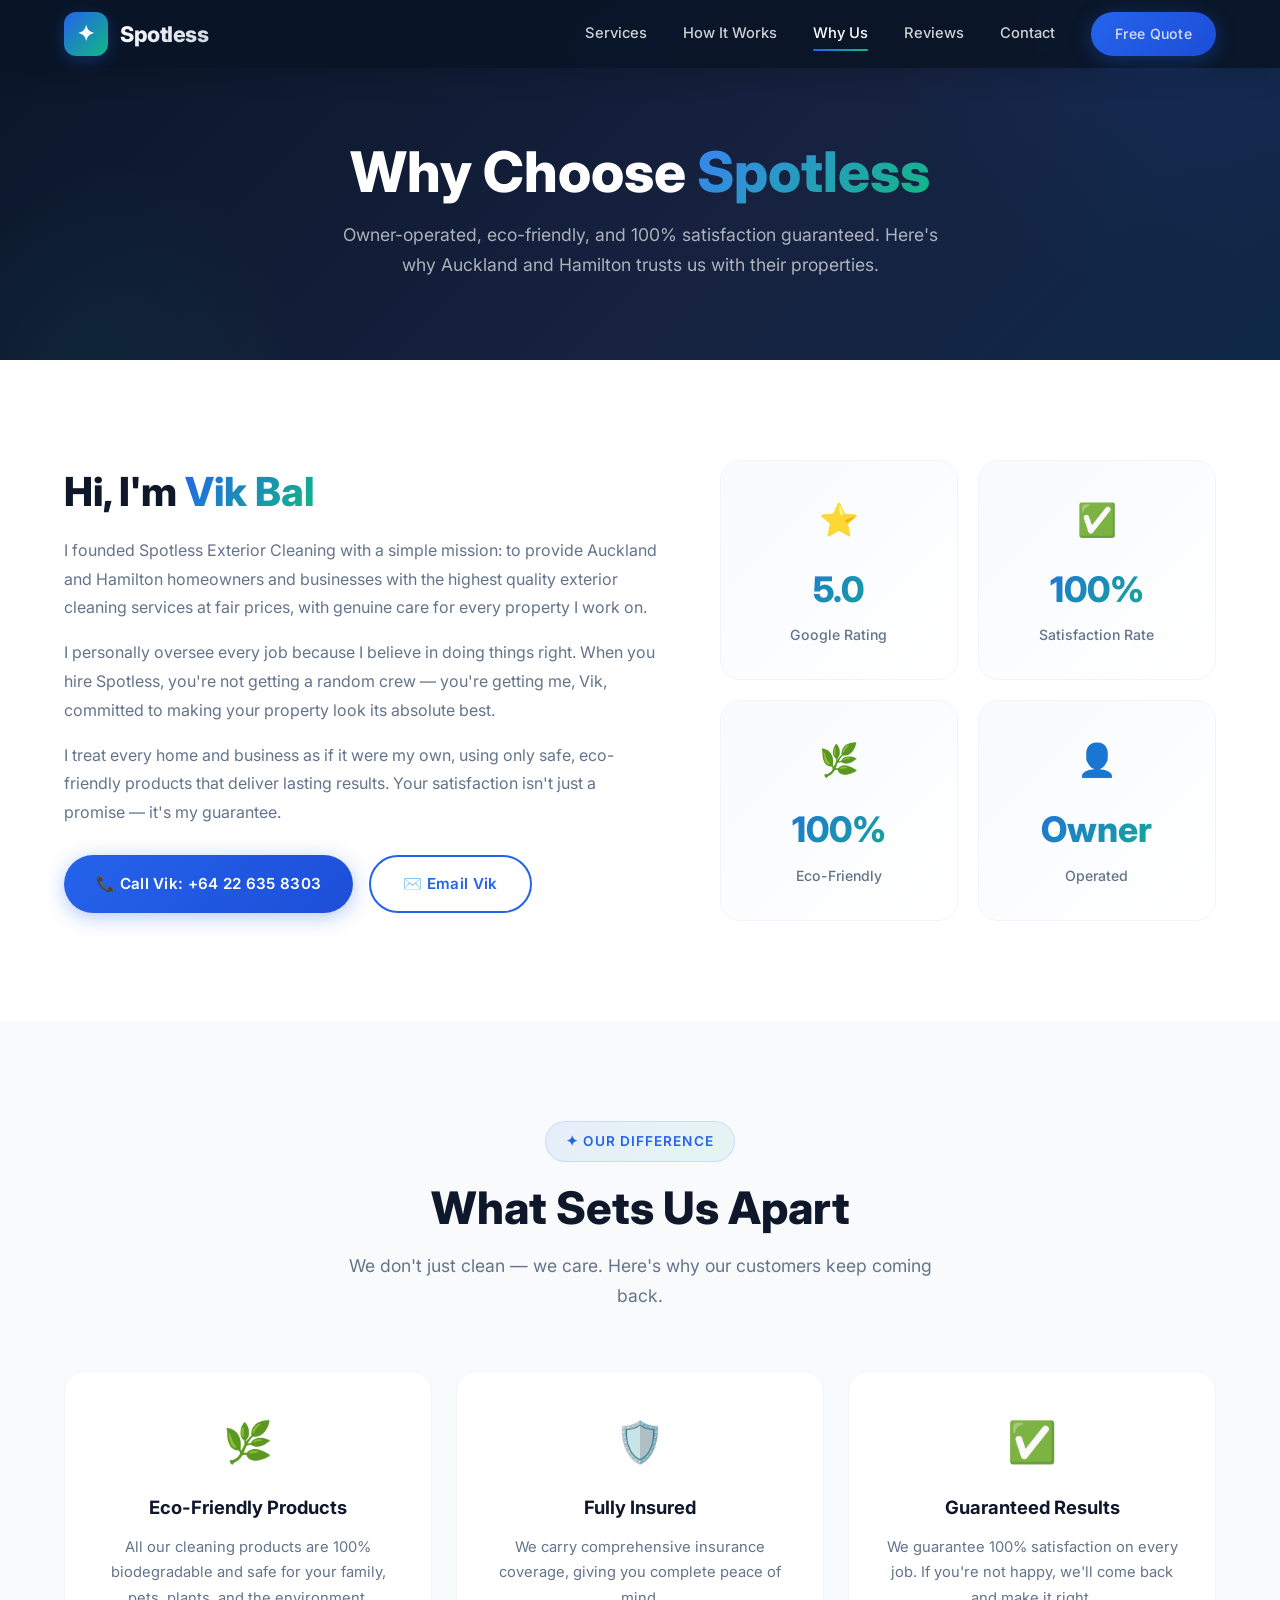
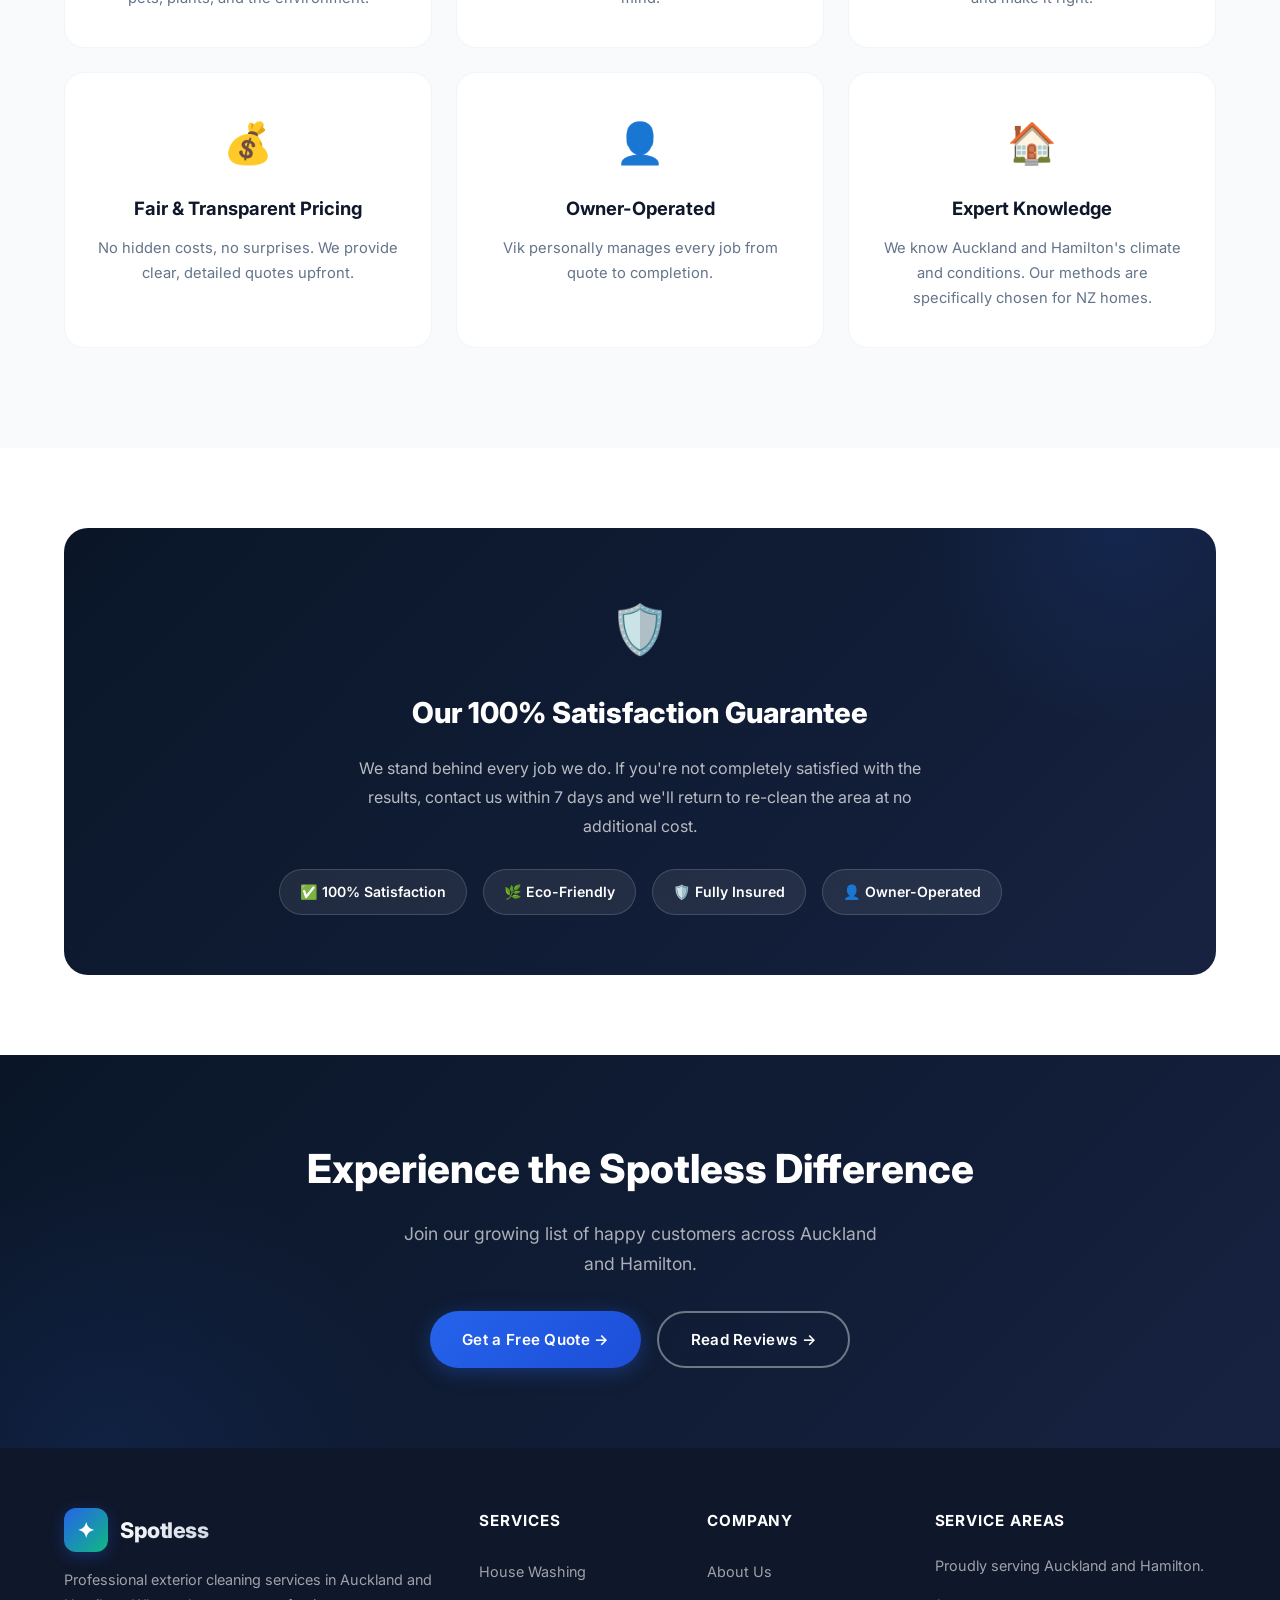
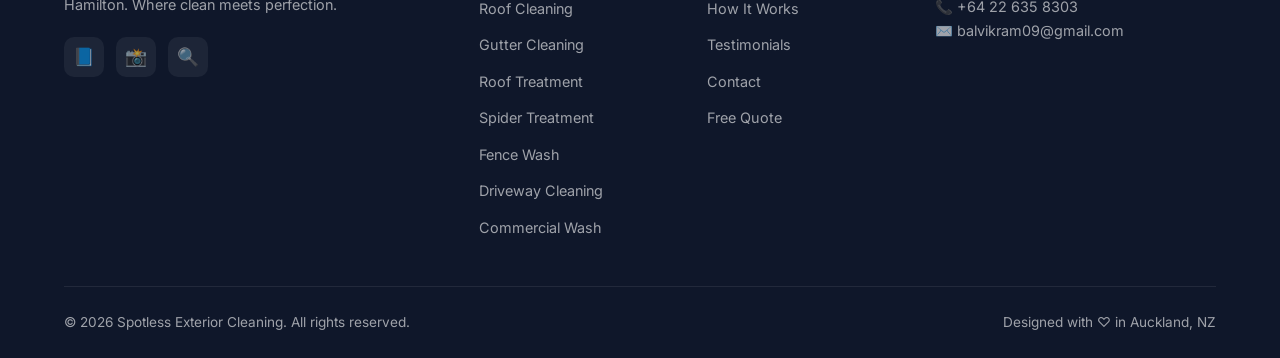
<file: why-us.html>
<!DOCTYPE html>
<html lang="en">

<head>
    <meta charset="UTF-8">
    <meta name="viewport" content="width=device-width, initial-scale=1.0">
    <title>Why Choose Us | Spotless Exterior Cleaning</title>
    <meta name="description"
        content="Owner-operated, eco-friendly, and 100% satisfaction guaranteed. Auckland and Hamilton's trusted exterior cleaning service.">
    <link href="https://fonts.googleapis.com/css2?family=Inter:wght@300;400;500;600;700;800;900&display=swap"
        rel="stylesheet">
    <link rel="stylesheet" href="style.css">
</head>

<body>
    <nav class="navbar scrolled" id="navbar">
        <div class="nav-container">
            <a href="index.html" class="nav-logo">
                <div class="nav-logo-icon">✦</div><span>Spotless</span>
            </a>
            <div class="nav-links" id="navLinks">
                <a href="services.html">Services</a><a href="how-it-works.html">How It Works</a>
                <a href="why-us.html" class="active-link">Why Us</a><a href="reviews.html">Reviews</a>
                <a href="contact.html">Contact</a><a href="free-quote.html" class="btn btn-primary nav-cta">Free
                    Quote</a>
            </div>
            <div class="hamburger" id="hamburger"><span></span><span></span><span></span></div>
        </div>
    </nav>

    <section class="page-hero page-hero-accent">
        <div class="container">
            <div class="page-hero-content">
                <h1 class="page-hero-title">Why Choose <span class="highlight">Spotless</span></h1>
                <p class="page-hero-subtitle">Owner-operated, eco-friendly, and 100% satisfaction guaranteed. Here's why
                    Auckland and Hamilton trusts us with their properties.</p>
            </div>
        </div>
    </section>

    <section class="about-owner">
        <div class="container">
            <div class="about-owner-grid">
                <div class="about-owner-content fade-in-left">
                    <h2>Hi, I'm <span class="highlight">Vik Bal</span></h2>
                    <p>I founded Spotless Exterior Cleaning with a simple mission: to provide Auckland and Hamilton
                        homeowners and businesses with the highest quality exterior cleaning services at fair prices,
                        with genuine care for every property I work on.</p>
                    <p>I personally oversee every job because I believe in doing things right. When you hire Spotless,
                        you're not getting a random crew — you're getting me, Vik, committed to making your property
                        look its absolute best.</p>
                    <p>I treat every home and business as if it were my own, using only safe, eco-friendly products that
                        deliver lasting results. Your satisfaction isn't just a promise — it's my guarantee.</p>
                    <div class="about-owner-contact">
                        <a href="tel:+64226358303" class="btn btn-primary">📞 Call Vik: +64 22 635 8303</a>
                        <a href="mailto:balvikram09@gmail.com" class="btn btn-outline">✉️ Email Vik</a>
                    </div>
                </div>
                <div class="about-owner-stats fade-in-right">
                    <div class="stat-card">
                        <div class="stat-icon">⭐</div>
                        <h3>5.0</h3>
                        <p>Google Rating</p>
                    </div>
                    <div class="stat-card">
                        <div class="stat-icon">✅</div>
                        <h3>100%</h3>
                        <p>Satisfaction Rate</p>
                    </div>
                    <div class="stat-card">
                        <div class="stat-icon">🌿</div>
                        <h3>100%</h3>
                        <p>Eco-Friendly</p>
                    </div>
                    <div class="stat-card">
                        <div class="stat-icon">👤</div>
                        <h3>Owner</h3>
                        <p>Operated</p>
                    </div>
                </div>
            </div>
        </div>
    </section>

    <section class="why-us-page">
        <div class="container">
            <div class="section-header">
                <div class="section-badge">✦ Our Difference</div>
                <h2 class="section-title">What Sets Us Apart</h2>
                <p class="section-subtitle">We don't just clean — we care. Here's why our customers keep coming back.
                </p>
            </div>
            <div class="why-us-features-grid">
                <div class="why-us-feature-card fade-in">
                    <div class="why-us-feature-icon">🌿</div>
                    <h3>Eco-Friendly Products</h3>
                    <p>All our cleaning products are 100% biodegradable and safe for your family, pets, plants, and the
                        environment.</p>
                </div>
                <div class="why-us-feature-card fade-in">
                    <div class="why-us-feature-icon">🛡️</div>
                    <h3>Fully Insured</h3>
                    <p>We carry comprehensive insurance coverage, giving you complete peace of mind.</p>
                </div>
                <div class="why-us-feature-card fade-in">
                    <div class="why-us-feature-icon">✅</div>
                    <h3>Guaranteed Results</h3>
                    <p>We guarantee 100% satisfaction on every job. If you're not happy, we'll come back and make it
                        right.</p>
                </div>
                <div class="why-us-feature-card fade-in">
                    <div class="why-us-feature-icon">💰</div>
                    <h3>Fair & Transparent Pricing</h3>
                    <p>No hidden costs, no surprises. We provide clear, detailed quotes upfront.</p>
                </div>
                <div class="why-us-feature-card fade-in">
                    <div class="why-us-feature-icon">👤</div>
                    <h3>Owner-Operated</h3>
                    <p>Vik personally manages every job from quote to completion.</p>
                </div>
                <div class="why-us-feature-card fade-in">
                    <div class="why-us-feature-icon">🏠</div>
                    <h3>Expert Knowledge</h3>
                    <p>We know Auckland and Hamilton's climate and conditions. Our methods are specifically chosen for
                        NZ homes.</p>
                </div>
            </div>
        </div>
    </section>

    <section class="guarantee-section">
        <div class="container">
            <div class="guarantee-card fade-in">
                <div class="guarantee-icon">🛡️</div>
                <h2>Our 100% Satisfaction Guarantee</h2>
                <p>We stand behind every job we do. If you're not completely satisfied with the results, contact us
                    within 7 days and we'll return to re-clean the area at no additional cost.</p>
                <div class="guarantee-badges">
                    <div class="guarantee-badge">✅ 100% Satisfaction</div>
                    <div class="guarantee-badge">🌿 Eco-Friendly</div>
                    <div class="guarantee-badge">🛡️ Fully Insured</div>
                    <div class="guarantee-badge">👤 Owner-Operated</div>
                </div>
            </div>
        </div>
    </section>

    <section class="cta-banner">
        <div class="container">
            <h2>Experience the Spotless Difference</h2>
            <p>Join our growing list of happy customers across Auckland and Hamilton.</p>
            <div class="cta-buttons">
                <a href="free-quote.html" class="btn btn-primary">Get a Free Quote →</a>
                <a href="reviews.html" class="btn btn-secondary">Read Reviews →</a>
            </div>
        </div>
    </section>

    <footer class="footer">
        <div class="container">
            <div class="footer-grid">
                <div class="footer-brand">
                    <a href="index.html" class="nav-logo">
                        <div class="nav-logo-icon">✦</div><span>Spotless</span>
                    </a>
                    <p>Professional exterior cleaning services in Auckland and Hamilton. Where clean meets perfection.
                    </p>
                    <div class="footer-social"><a href="#">📘</a><a href="#">📸</a><a href="#">🔍</a></div>
                </div>
                <div class="footer-col">
                    <h4>Services</h4><a href="services.html">House Washing</a><a href="services.html">Roof
                        Cleaning</a><a href="services.html">Gutter Cleaning</a><a href="services.html">Roof
                        Treatment</a><a href="services.html">Spider Treatment</a><a href="services.html">Fence
                        Wash</a><a href="services.html">Driveway Cleaning</a><a href="services.html">Commercial Wash</a>
                </div>
                <div class="footer-col">
                    <h4>Company</h4><a href="why-us.html">About Us</a><a href="how-it-works.html">How It Works</a><a
                        href="reviews.html">Testimonials</a><a href="contact.html">Contact</a><a
                        href="free-quote.html">Free Quote</a>
                </div>
                <div class="footer-col footer-newsletter">
                    <h4>Service Areas</h4>
                    <p>Proudly serving Auckland and Hamilton.</p>
                    <p>📞 +64 22 635 8303<br>✉️ balvikram09@gmail.com</p>
                </div>
            </div>
            <div class="footer-bottom">
                <p>© 2026 Spotless Exterior Cleaning. All rights reserved.</p>
                <p>Designed with ♡ in Auckland, NZ</p>
            </div>
        </div>
    </footer>
    <script src="script.js"></script>
</body>

</html>
</file>
<file: style.css>
/* ===== DESIGN SYSTEM ===== */
:root {
  --navy: #0A1628;
  --navy-light: #0f1f3d;
  --navy-800: #162240;
  --blue: #2563EB;
  --blue-light: #3B82F6;
  --blue-dark: #1D4ED8;
  --emerald: #10B981;
  --emerald-dark: #059669;
  --teal: #14B8A6;
  --white: #FFFFFF;
  --gray-50: #F8FAFC;
  --gray-100: #F1F5F9;
  --gray-200: #E2E8F0;
  --gray-300: #CBD5E1;
  --gray-400: #94A3B8;
  --gray-500: #64748B;
  --gray-600: #475569;
  --gray-700: #334155;
  --gray-800: #1E293B;
  --gray-900: #0F172A;
  --font-main: 'Inter', -apple-system, BlinkMacSystemFont, 'Segoe UI', sans-serif;
  --font-display: 'Inter', sans-serif;
  --section-pad: 100px 0;
  --container-max: 1200px;
  --shadow-sm: 0 1px 3px rgba(0, 0, 0, 0.08);
  --shadow-md: 0 4px 20px rgba(0, 0, 0, 0.1);
  --shadow-lg: 0 10px 40px rgba(0, 0, 0, 0.15);
  --shadow-xl: 0 20px 60px rgba(0, 0, 0, 0.2);
  --shadow-glow: 0 0 40px rgba(37, 99, 235, 0.15);
  --transition: all 0.3s cubic-bezier(0.4, 0, 0.2, 1);
  --transition-slow: all 0.6s cubic-bezier(0.4, 0, 0.2, 1);
}

*, *::before, *::after { margin: 0; padding: 0; box-sizing: border-box; }
html { scroll-behavior: smooth; font-size: 16px; }
body { font-family: var(--font-main); color: var(--gray-800); background: var(--white); line-height: 1.7; overflow-x: hidden; -webkit-font-smoothing: antialiased; }
a { text-decoration: none; color: inherit; }
ul { list-style: none; }
img { max-width: 100%; display: block; }
.container { max-width: var(--container-max); margin: 0 auto; padding: 0 24px; }

/* ===== BUTTONS ===== */
.btn { display: inline-flex; align-items: center; gap: 8px; padding: 14px 32px; border-radius: 50px; font-weight: 600; font-size: 0.95rem; letter-spacing: 0.02em; transition: var(--transition); cursor: pointer; border: none; font-family: var(--font-main); position: relative; overflow: hidden; }
.btn::before { content: ''; position: absolute; inset: 0; background: linear-gradient(135deg, rgba(255,255,255,0.2), transparent); opacity: 0; transition: var(--transition); }
.btn:hover::before { opacity: 1; }
.btn-primary { background: linear-gradient(135deg, var(--blue), var(--blue-dark)); color: var(--white); box-shadow: 0 4px 20px rgba(37, 99, 235, 0.35); }
.btn-primary:hover { transform: translateY(-2px); box-shadow: 0 8px 30px rgba(37, 99, 235, 0.45); }
.btn-secondary { background: transparent; color: var(--white); border: 2px solid rgba(255,255,255,0.4); backdrop-filter: blur(10px); }
.btn-secondary:hover { background: rgba(255,255,255,0.1); border-color: var(--white); transform: translateY(-2px); }
.btn-outline { background: transparent; color: var(--blue); border: 2px solid var(--blue); }
.btn-outline:hover { background: var(--blue); color: var(--white); transform: translateY(-2px); }

/* ===== SECTION HEADERS ===== */
.section-header { text-align: center; margin-bottom: 60px; }
.section-badge { display: inline-flex; align-items: center; gap: 8px; padding: 8px 20px; background: linear-gradient(135deg, rgba(37,99,235,0.08), rgba(16,185,129,0.08)); border: 1px solid rgba(37,99,235,0.15); border-radius: 50px; font-size: 0.85rem; font-weight: 600; color: var(--blue); text-transform: uppercase; letter-spacing: 0.08em; margin-bottom: 20px; }
.section-badge.light { background: rgba(255,255,255,0.1); border-color: rgba(255,255,255,0.2); color: var(--emerald); }
.section-title { font-size: clamp(2rem, 4vw, 2.8rem); font-weight: 800; line-height: 1.2; color: var(--gray-900); margin-bottom: 16px; }
.section-title.light { color: var(--white); }
.section-subtitle { font-size: 1.1rem; color: var(--gray-500); max-width: 600px; margin: 0 auto; line-height: 1.7; }
.section-subtitle.light { color: rgba(255,255,255,0.7); }

/* ===== NAVBAR ===== */
.navbar { position: fixed; top: 0; left: 0; right: 0; z-index: 1000; padding: 20px 0; transition: var(--transition); }
.navbar.scrolled { background: rgba(10, 22, 40, 0.95); backdrop-filter: blur(20px); padding: 12px 0; box-shadow: 0 4px 30px rgba(0,0,0,0.2); }
.nav-container { max-width: var(--container-max); margin: 0 auto; padding: 0 24px; display: flex; align-items: center; justify-content: space-between; }
.nav-logo { display: flex; align-items: center; gap: 12px; color: var(--white); font-weight: 800; font-size: 1.35rem; letter-spacing: -0.02em; }
.nav-logo-icon { width: 44px; height: 44px; background: linear-gradient(135deg, var(--blue), var(--emerald)); border-radius: 12px; display: flex; align-items: center; justify-content: center; font-size: 1.3rem; box-shadow: 0 4px 15px rgba(37,99,235,0.3); }
.nav-logo span { background: linear-gradient(135deg, var(--white), var(--gray-300)); -webkit-background-clip: text; -webkit-text-fill-color: transparent; }
.nav-links { display: flex; align-items: center; gap: 36px; }
.nav-links a { color: rgba(255,255,255,0.8); font-weight: 500; font-size: 0.92rem; transition: var(--transition); position: relative; }
.nav-links a::after { content: ''; position: absolute; bottom: -4px; left: 0; width: 0; height: 2px; background: linear-gradient(90deg, var(--blue), var(--emerald)); transition: var(--transition); border-radius: 2px; }
.nav-links a:hover { color: var(--white); }
.nav-links a:hover::after { width: 100%; }
.nav-cta { padding: 10px 24px !important; font-size: 0.88rem !important; }
.nav-links .active-link { color: var(--white) !important; }
.nav-links .active-link::after { width: 100% !important; }

.hamburger { display: none; flex-direction: column; gap: 5px; cursor: pointer; padding: 4px; z-index: 1001; }
.hamburger span { width: 26px; height: 2.5px; background: var(--white); border-radius: 4px; transition: var(--transition); }
.hamburger.active span:nth-child(1) { transform: rotate(45deg) translate(5px, 5px); }
.hamburger.active span:nth-child(2) { opacity: 0; }
.hamburger.active span:nth-child(3) { transform: rotate(-45deg) translate(5px, -5px); }

/* ===== HERO ===== */
.hero { position: relative; min-height: 100vh; display: flex; align-items: center; overflow: hidden; }
.hero-bg { position: absolute; inset: 0; }
.hero-bg img { width: 100%; height: 100%; object-fit: cover; }
.hero-overlay { position: absolute; inset: 0; background: linear-gradient(135deg, rgba(10,22,40,0.92) 0%, rgba(10,22,40,0.8) 40%, rgba(10,22,40,0.6) 100%); }
.hero-particles { position: absolute; inset: 0; overflow: hidden; }
.particle { position: absolute; width: 4px; height: 4px; background: rgba(37,99,235,0.3); border-radius: 50%; animation: float-particle 15s infinite linear; }
.particle:nth-child(1) { left: 10%; top: 20%; animation-delay: 0s; animation-duration: 18s; }
.particle:nth-child(2) { left: 30%; top: 60%; animation-delay: 3s; animation-duration: 22s; }
.particle:nth-child(3) { left: 50%; top: 30%; animation-delay: 6s; animation-duration: 16s; }
.particle:nth-child(4) { left: 70%; top: 70%; animation-delay: 2s; animation-duration: 20s; }
.particle:nth-child(5) { left: 85%; top: 40%; animation-delay: 5s; animation-duration: 24s; }
.particle:nth-child(6) { left: 20%; top: 80%; animation-delay: 8s; animation-duration: 17s; }
@keyframes float-particle { 0% { transform: translate(0,0) scale(1); opacity: 0; } 10% { opacity: 1; } 90% { opacity: 1; } 100% { transform: translate(100px,-200px) scale(0); opacity: 0; } }

.hero-content { position: relative; z-index: 2; max-width: 700px; padding: 120px 0 80px; }
.hero-badge { display: inline-flex; align-items: center; gap: 8px; padding: 8px 20px; background: rgba(16,185,129,0.15); border: 1px solid rgba(16,185,129,0.3); border-radius: 50px; color: var(--emerald); font-weight: 600; font-size: 0.85rem; margin-bottom: 24px; animation: fadeInUp 0.8s ease forwards; }
.hero-badge::before { content: ''; width: 8px; height: 8px; background: var(--emerald); border-radius: 50%; animation: pulse-dot 2s infinite; }
@keyframes pulse-dot { 0%, 100% { opacity: 1; transform: scale(1); } 50% { opacity: 0.5; transform: scale(1.5); } }

.hero h1 { font-size: clamp(2.5rem, 5.5vw, 4rem); font-weight: 800; color: var(--white); line-height: 1.1; margin-bottom: 8px; animation: fadeInUp 0.8s ease forwards 0.15s; opacity: 0; }
.hero h1 .highlight { background: linear-gradient(135deg, var(--blue-light), var(--emerald)); -webkit-background-clip: text; -webkit-text-fill-color: transparent; }
.hero-tagline { font-size: clamp(1.2rem, 2.5vw, 1.6rem); color: rgba(255,255,255,0.6); font-weight: 300; font-style: italic; margin-bottom: 24px; animation: fadeInUp 0.8s ease forwards 0.3s; opacity: 0; }
.hero p { font-size: 1.1rem; color: rgba(255,255,255,0.7); line-height: 1.8; margin-bottom: 36px; max-width: 550px; animation: fadeInUp 0.8s ease forwards 0.45s; opacity: 0; }
.hero-buttons { display: flex; gap: 16px; flex-wrap: wrap; animation: fadeInUp 0.8s ease forwards 0.6s; opacity: 0; }
.hero-stats { display: flex; gap: 48px; margin-top: 60px; padding-top: 40px; border-top: 1px solid rgba(255,255,255,0.1); animation: fadeInUp 0.8s ease forwards 0.75s; opacity: 0; }
.hero-stat h3 { font-size: 2rem; font-weight: 800; color: var(--white); }
.hero-stat h3 .stat-suffix { color: var(--emerald); }
.hero-stat p { font-size: 0.85rem; color: rgba(255,255,255,0.5); margin: 0; animation: none; opacity: 1; }
@keyframes fadeInUp { from { opacity: 0; transform: translateY(30px); } to { opacity: 1; transform: translateY(0); } }

/* ===== SERVICES ===== */
.services { padding: var(--section-pad); background: var(--gray-50); }
.services-grid { display: grid; grid-template-columns: repeat(3, 1fr); gap: 28px; }
.service-card { background: var(--white); border-radius: 20px; overflow: hidden; box-shadow: var(--shadow-sm); transition: var(--transition); border: 1px solid var(--gray-100); opacity: 0; transform: translateY(40px); }
.service-card.visible { opacity: 1; transform: translateY(0); }
.service-card:hover { transform: translateY(-8px); box-shadow: var(--shadow-lg); border-color: rgba(37,99,235,0.15); }
.service-card-image { width: 100%; height: 220px; overflow: hidden; position: relative; }
.service-card-image img { width: 100%; height: 100%; object-fit: cover; transition: var(--transition-slow); }
.service-card:hover .service-card-image img { transform: scale(1.08); }
.service-card-image .service-icon-badge { position: absolute; bottom: -20px; right: 20px; width: 48px; height: 48px; background: linear-gradient(135deg, var(--blue), var(--blue-dark)); border-radius: 14px; display: flex; align-items: center; justify-content: center; font-size: 1.3rem; box-shadow: 0 4px 15px rgba(37,99,235,0.3); z-index: 2; }
.service-card-body { padding: 28px 24px 24px; }
.service-card-body h3 { font-size: 1.2rem; font-weight: 700; color: var(--gray-900); margin-bottom: 10px; }
.service-card-body p { font-size: 0.92rem; color: var(--gray-500); line-height: 1.7; margin-bottom: 18px; }
.service-link { display: inline-flex; align-items: center; gap: 6px; color: var(--blue); font-weight: 600; font-size: 0.9rem; transition: var(--transition); }
.service-link:hover { gap: 12px; color: var(--blue-dark); }

/* ===== HOW IT WORKS ===== */
.process { padding: var(--section-pad); background: linear-gradient(135deg, var(--navy) 0%, var(--navy-800) 100%); position: relative; overflow: hidden; }
.process::before { content: ''; position: absolute; width: 500px; height: 500px; background: radial-gradient(circle, rgba(37,99,235,0.08), transparent 70%); top: -200px; right: -200px; border-radius: 50%; }
.process-steps { display: grid; grid-template-columns: repeat(4, 1fr); gap: 24px; position: relative; }
.process-steps::before { content: ''; position: absolute; top: 44px; left: 12.5%; right: 12.5%; height: 2px; background: linear-gradient(90deg, var(--blue), var(--emerald), var(--blue)); opacity: 0.3; }
.process-step { text-align: center; position: relative; opacity: 0; transform: translateY(30px); }
.process-step.visible { opacity: 1; transform: translateY(0); }
.step-number { width: 88px; height: 88px; border-radius: 50%; background: linear-gradient(135deg, rgba(37,99,235,0.15), rgba(16,185,129,0.1)); border: 2px solid rgba(37,99,235,0.25); display: flex; align-items: center; justify-content: center; margin: 0 auto 24px; position: relative; transition: var(--transition); }
.process-step:hover .step-number { background: linear-gradient(135deg, rgba(37,99,235,0.25), rgba(16,185,129,0.2)); border-color: var(--blue); transform: scale(1.1); box-shadow: 0 0 30px rgba(37,99,235,0.2); }
.step-number span { font-size: 2rem; }
.step-number .step-num { position: absolute; top: -6px; right: -6px; width: 28px; height: 28px; background: linear-gradient(135deg, var(--blue), var(--emerald)); border-radius: 50%; display: flex; align-items: center; justify-content: center; font-size: 0.8rem; font-weight: 700; color: var(--white); }
.process-step h3 { color: var(--white); font-size: 1.15rem; font-weight: 700; margin-bottom: 10px; }
.process-step p { color: rgba(255,255,255,0.55); font-size: 0.9rem; line-height: 1.7; max-width: 240px; margin: 0 auto; }

/* ===== WHY CHOOSE US ===== */
.why-us { padding: var(--section-pad); background: var(--white); }
.why-us-grid { display: grid; grid-template-columns: 1fr 1fr; gap: 60px; align-items: center; }
.why-us-content h2 { font-size: clamp(1.8rem, 3.5vw, 2.5rem); font-weight: 800; color: var(--gray-900); line-height: 1.2; margin-bottom: 20px; }
.why-us-content h2 .highlight { background: linear-gradient(135deg, var(--blue), var(--emerald)); -webkit-background-clip: text; -webkit-text-fill-color: transparent; }
.why-us-content>p { color: var(--gray-500); font-size: 1.05rem; line-height: 1.8; margin-bottom: 32px; }
.why-features { display: grid; grid-template-columns: 1fr 1fr; gap: 20px; }
.why-feature { display: flex; align-items: start; gap: 14px; padding: 18px; border-radius: 14px; background: var(--gray-50); transition: var(--transition); }
.why-feature:hover { background: rgba(37,99,235,0.05); transform: translateX(4px); }
.why-feature-icon { width: 42px; height: 42px; min-width: 42px; border-radius: 10px; background: linear-gradient(135deg, rgba(37,99,235,0.1), rgba(16,185,129,0.1)); display: flex; align-items: center; justify-content: center; font-size: 1.2rem; }
.why-feature h4 { font-size: 0.95rem; font-weight: 700; color: var(--gray-900); margin-bottom: 4px; }
.why-feature p { font-size: 0.82rem; color: var(--gray-500); line-height: 1.5; }
.why-us-stats { display: grid; grid-template-columns: 1fr 1fr; gap: 20px; }
.stat-card { padding: 32px 24px; background: linear-gradient(135deg, var(--gray-50), var(--white)); border-radius: 20px; text-align: center; border: 1px solid var(--gray-100); transition: var(--transition); opacity: 0; transform: translateY(20px); }
.stat-card.visible { opacity: 1; transform: translateY(0); }
.stat-card:hover { border-color: rgba(37,99,235,0.2); box-shadow: var(--shadow-glow); transform: translateY(-4px); }
.stat-card .stat-icon { font-size: 2rem; margin-bottom: 12px; }
.stat-card h3 { font-size: 2.2rem; font-weight: 800; background: linear-gradient(135deg, var(--blue), var(--emerald)); -webkit-background-clip: text; -webkit-text-fill-color: transparent; margin-bottom: 4px; }
.stat-card p { font-size: 0.88rem; color: var(--gray-500); font-weight: 500; }

/* ===== TESTIMONIALS ===== */
.testimonials { padding: var(--section-pad); background: var(--gray-50); overflow: hidden; }
.testimonial-carousel { position: relative; max-width: 900px; margin: 0 auto; }
.testimonial-track { overflow: hidden; }
.testimonial-slides { display: flex; transition: transform 0.5s cubic-bezier(0.4, 0, 0.2, 1); }
.testimonial-slide { min-width: 100%; padding: 0 20px; }
.testimonial-card { background: var(--white); border-radius: 24px; padding: 48px; box-shadow: var(--shadow-md); border: 1px solid var(--gray-100); text-align: center; position: relative; }
.testimonial-card::before { content: '"'; position: absolute; top: 20px; left: 40px; font-size: 6rem; font-weight: 800; background: linear-gradient(135deg, var(--blue), var(--emerald)); -webkit-background-clip: text; -webkit-text-fill-color: transparent; opacity: 0.15; line-height: 1; }
.testimonial-stars { color: #FBBF24; font-size: 1.2rem; margin-bottom: 20px; letter-spacing: 3px; }
.testimonial-card blockquote { font-size: 1.1rem; color: var(--gray-600); line-height: 1.8; font-style: italic; margin-bottom: 28px; position: relative; }
.testimonial-author { display: flex; align-items: center; justify-content: center; gap: 14px; }
.testimonial-avatar { width: 50px; height: 50px; border-radius: 50%; background: linear-gradient(135deg, var(--blue), var(--emerald)); display: flex; align-items: center; justify-content: center; color: var(--white); font-weight: 700; font-size: 1.1rem; }
.testimonial-author-info h4 { font-size: 1rem; font-weight: 700; color: var(--gray-900); }
.testimonial-author-info p { font-size: 0.85rem; color: var(--gray-400); }
.testimonial-controls { display: flex; justify-content: center; align-items: center; gap: 24px; margin-top: 32px; }
.testimonial-btn { width: 44px; height: 44px; border-radius: 50%; border: 2px solid var(--gray-200); background: var(--white); cursor: pointer; display: flex; align-items: center; justify-content: center; transition: var(--transition); font-size: 1rem; color: var(--gray-600); }
.testimonial-btn:hover { border-color: var(--blue); color: var(--blue); box-shadow: var(--shadow-md); }
.testimonial-dots { display: flex; gap: 8px; }
.testimonial-dot { width: 10px; height: 10px; border-radius: 50%; background: var(--gray-200); border: none; cursor: pointer; transition: var(--transition); }
.testimonial-dot.active { background: linear-gradient(135deg, var(--blue), var(--emerald)); width: 28px; border-radius: 5px; }

/* ===== CTA BANNER ===== */
.cta-banner { padding: 80px 0; background: linear-gradient(135deg, var(--navy) 0%, var(--navy-800) 100%); text-align: center; position: relative; overflow: hidden; }
.cta-banner::before { content: ''; position: absolute; width: 600px; height: 600px; background: radial-gradient(circle, rgba(37,99,235,0.1), transparent 70%); bottom: -300px; left: -200px; border-radius: 50%; }
.cta-banner h2 { font-size: clamp(1.8rem, 3.5vw, 2.5rem); font-weight: 800; color: var(--white); margin-bottom: 16px; }
.cta-banner p { color: rgba(255,255,255,0.65); font-size: 1.1rem; margin-bottom: 32px; max-width: 500px; margin-left: auto; margin-right: auto; }
.cta-buttons { display: flex; gap: 16px; justify-content: center; flex-wrap: wrap; }

/* ===== CONTACT ===== */
.contact { padding: var(--section-pad); background: var(--white); }
.contact-grid { display: grid; grid-template-columns: 1fr 1fr; gap: 48px; align-items: start; }
.contact-info h2 { font-size: clamp(1.8rem, 3.5vw, 2.4rem); font-weight: 800; color: var(--gray-900); line-height: 1.2; margin-bottom: 16px; }
.contact-info>p { color: var(--gray-500); font-size: 1.05rem; line-height: 1.8; margin-bottom: 36px; }
.contact-details { display: flex; flex-direction: column; gap: 20px; margin-bottom: 36px; }
.contact-item { display: flex; align-items: center; gap: 16px; }
.contact-item-icon { width: 52px; height: 52px; min-width: 52px; border-radius: 14px; background: linear-gradient(135deg, rgba(37,99,235,0.08), rgba(16,185,129,0.08)); display: flex; align-items: center; justify-content: center; font-size: 1.3rem; }
.contact-item h4 { font-size: 0.85rem; color: var(--gray-400); font-weight: 500; margin-bottom: 2px; text-transform: uppercase; letter-spacing: 0.06em; }
.contact-item p, .contact-item a { color: var(--gray-800); font-weight: 600; font-size: 1rem; }
.contact-item a:hover { color: var(--blue); }
.contact-map { border-radius: 16px; overflow: hidden; height: 200px; border: 1px solid var(--gray-200); }
.contact-map iframe { width: 100%; height: 100%; border: 0; }
.contact-form-wrap { background: var(--gray-50); border-radius: 24px; padding: 40px; border: 1px solid var(--gray-100); }
.contact-form-wrap h3 { font-size: 1.4rem; font-weight: 700; color: var(--gray-900); margin-bottom: 24px; }
.form-group { margin-bottom: 20px; }
.form-group label { display: block; font-size: 0.88rem; font-weight: 600; color: var(--gray-700); margin-bottom: 8px; }
.form-group input, .form-group select, .form-group textarea { width: 100%; padding: 14px 18px; border: 2px solid var(--gray-200); border-radius: 12px; font-size: 0.95rem; font-family: var(--font-main); transition: var(--transition); background: var(--white); color: var(--gray-800); }
.form-group input:focus, .form-group select:focus, .form-group textarea:focus { outline: none; border-color: var(--blue); box-shadow: 0 0 0 4px rgba(37,99,235,0.1); }
.form-group textarea { resize: vertical; min-height: 120px; }
.form-row { display: grid; grid-template-columns: 1fr 1fr; gap: 16px; }
.form-submit { width: 100%; padding: 16px; font-size: 1rem; margin-top: 8px; }
.form-success { display: none; text-align: center; padding: 40px 20px; }
.form-success.show { display: block; }
.form-success .success-icon { font-size: 3rem; margin-bottom: 16px; }
.form-success h4 { font-size: 1.3rem; color: var(--gray-900); margin-bottom: 8px; }
.form-success p { color: var(--gray-500); }

/* ===== FOOTER ===== */
.footer { background: var(--gray-900); color: rgba(255,255,255,0.6); padding: 60px 0 0; }
.footer-grid { display: grid; grid-template-columns: 2fr 1fr 1fr 1.5fr; gap: 40px; padding-bottom: 40px; border-bottom: 1px solid rgba(255,255,255,0.08); }
.footer-brand .nav-logo { margin-bottom: 16px; }
.footer-brand>p { font-size: 0.9rem; line-height: 1.7; margin-bottom: 20px; }
.footer-social { display: flex; gap: 12px; }
.footer-social a { width: 40px; height: 40px; border-radius: 10px; background: rgba(255,255,255,0.06); display: flex; align-items: center; justify-content: center; font-size: 1.1rem; transition: var(--transition); }
.footer-social a:hover { background: linear-gradient(135deg, var(--blue), var(--emerald)); color: var(--white); transform: translateY(-3px); }
.footer-col h4 { color: var(--white); font-size: 0.95rem; font-weight: 700; margin-bottom: 20px; text-transform: uppercase; letter-spacing: 0.06em; }
.footer-col a { display: block; padding: 6px 0; font-size: 0.9rem; transition: var(--transition); }
.footer-col a:hover { color: var(--white); transform: translateX(4px); }
.footer-newsletter p { font-size: 0.9rem; margin-bottom: 16px; }
.footer-bottom { padding: 24px 0; display: flex; justify-content: space-between; align-items: center; font-size: 0.85rem; }
.footer-bottom a { transition: var(--transition); }
.footer-bottom a:hover { color: var(--white); }

/* ===== SCROLL ANIMATIONS ===== */
.fade-in { opacity: 0; transform: translateY(30px); transition: opacity 0.6s ease, transform 0.6s ease; }
.fade-in.visible { opacity: 1; transform: translateY(0); }
.fade-in-left { opacity: 0; transform: translateX(-40px); transition: opacity 0.6s ease, transform 0.6s ease; }
.fade-in-left.visible { opacity: 1; transform: translateX(0); }
.fade-in-right { opacity: 0; transform: translateX(40px); transition: opacity 0.6s ease, transform 0.6s ease; }
.fade-in-right.visible { opacity: 1; transform: translateX(0); }

/* ===== PAGE HERO (Sub-pages) ===== */
.page-hero { background: linear-gradient(135deg, var(--navy) 0%, var(--navy-800) 60%, #0f2847 100%); padding: 140px 0 80px; text-align: center; position: relative; overflow: hidden; }
.page-hero::before { content: ''; position: absolute; width: 600px; height: 600px; background: radial-gradient(circle, rgba(37,99,235,0.1), transparent 70%); top: -300px; right: -200px; border-radius: 50%; }
.page-hero::after { content: ''; position: absolute; width: 400px; height: 400px; background: radial-gradient(circle, rgba(16,185,129,0.06), transparent 70%); bottom: -200px; left: -100px; border-radius: 50%; }
.page-hero-content { position: relative; z-index: 2; }
.page-hero-title { font-size: clamp(2.2rem, 5vw, 3.5rem); font-weight: 800; color: var(--white); line-height: 1.15; margin-bottom: 16px; }
.page-hero-title .highlight { background: linear-gradient(135deg, var(--blue-light), var(--emerald)); -webkit-background-clip: text; -webkit-text-fill-color: transparent; }
.page-hero-subtitle { font-size: 1.1rem; color: rgba(255,255,255,0.65); max-width: 600px; margin: 0 auto; line-height: 1.7; }

/* ===== SERVICE DETAIL BLOCKS ===== */
.service-detail { display: grid; grid-template-columns: 1fr 1fr; gap: 48px; align-items: center; margin-bottom: 80px; padding-bottom: 80px; border-bottom: 1px solid var(--gray-100); }
.service-detail:last-child { margin-bottom: 0; padding-bottom: 0; border-bottom: none; }
.service-detail.reverse { direction: rtl; }
.service-detail.reverse>* { direction: ltr; }
.service-detail-image { border-radius: 20px; overflow: hidden; box-shadow: var(--shadow-lg); }
.service-detail-image img { width: 100%; height: 100%; object-fit: cover; transition: var(--transition-slow); }
.service-detail:hover .service-detail-image img { transform: scale(1.03); }
.service-detail-icon { font-size: 2.5rem; margin-bottom: 16px; }
.service-detail-content h2 { font-size: 1.8rem; font-weight: 800; color: var(--gray-900); margin-bottom: 16px; }
.service-detail-content>p { color: var(--gray-500); line-height: 1.8; margin-bottom: 24px; }
.service-features { list-style: none; margin-bottom: 28px; }
.service-features li { padding: 8px 0; color: var(--gray-600); font-size: 0.95rem; font-weight: 500; }

/* ===== PROCESS DETAIL ===== */
.process-page { padding: var(--section-pad); background: var(--gray-50); }
.process-detail { display: flex; gap: 40px; align-items: flex-start; margin-bottom: 48px; padding: 40px; background: var(--white); border-radius: 24px; border: 1px solid var(--gray-100); box-shadow: var(--shadow-sm); transition: var(--transition); }
.process-detail:hover { box-shadow: var(--shadow-md); border-color: rgba(37,99,235,0.15); }
.process-detail:last-child { margin-bottom: 0; }
.process-detail-number { font-size: 4rem; font-weight: 900; background: linear-gradient(135deg, var(--blue), var(--emerald)); -webkit-background-clip: text; -webkit-text-fill-color: transparent; min-width: 100px; text-align: center; line-height: 1; }
.process-detail-icon { font-size: 2rem; margin-bottom: 12px; }
.process-detail-content h2 { font-size: 1.5rem; font-weight: 800; color: var(--gray-900); margin-bottom: 12px; }
.process-detail-content>p { color: var(--gray-500); line-height: 1.8; margin-bottom: 24px; }
.process-highlights { display: grid; grid-template-columns: repeat(3, 1fr); gap: 16px; }
.process-highlight-item { display: flex; align-items: center; gap: 10px; padding: 12px 16px; background: var(--gray-50); border-radius: 12px; font-size: 0.88rem; color: var(--gray-600); font-weight: 500; }
.process-highlight-item span { font-size: 1.3rem; }

/* ===== ABOUT OWNER ===== */
.about-owner { padding: var(--section-pad); background: var(--white); }
.about-owner-grid { display: grid; grid-template-columns: 1.2fr 1fr; gap: 60px; align-items: center; }
.about-owner-content h2 { font-size: clamp(1.8rem, 3.5vw, 2.5rem); font-weight: 800; color: var(--gray-900); line-height: 1.2; margin-bottom: 20px; }
.about-owner-content h2 .highlight { background: linear-gradient(135deg, var(--blue), var(--emerald)); -webkit-background-clip: text; -webkit-text-fill-color: transparent; }
.about-owner-content p { color: var(--gray-500); line-height: 1.8; margin-bottom: 16px; }
.about-owner-contact { display: flex; gap: 16px; margin-top: 28px; flex-wrap: wrap; }
.about-owner-stats { display: grid; grid-template-columns: 1fr 1fr; gap: 20px; }

/* ===== WHY US PAGE ===== */
.why-us-page { padding: var(--section-pad); background: var(--gray-50); }
.why-us-features-grid { display: grid; grid-template-columns: repeat(3, 1fr); gap: 24px; }
.why-us-feature-card { background: var(--white); padding: 36px 28px; border-radius: 20px; border: 1px solid var(--gray-100); text-align: center; transition: var(--transition); }
.why-us-feature-card:hover { transform: translateY(-6px); box-shadow: var(--shadow-lg); border-color: rgba(37,99,235,0.15); }
.why-us-feature-icon { font-size: 2.5rem; margin-bottom: 16px; }
.why-us-feature-card h3 { font-size: 1.15rem; font-weight: 700; color: var(--gray-900); margin-bottom: 12px; }
.why-us-feature-card p { font-size: 0.92rem; color: var(--gray-500); line-height: 1.7; }

/* ===== GUARANTEE ===== */
.guarantee-section { padding: 80px 0; background: var(--white); }
.guarantee-card { background: linear-gradient(135deg, var(--navy), var(--navy-800)); border-radius: 24px; padding: 60px; text-align: center; color: var(--white); position: relative; overflow: hidden; }
.guarantee-card::before { content: ''; position: absolute; width: 400px; height: 400px; background: radial-gradient(circle, rgba(37,99,235,0.12), transparent 70%); top: -200px; right: -100px; border-radius: 50%; }
.guarantee-icon { font-size: 3rem; margin-bottom: 20px; }
.guarantee-card h2 { font-size: 1.8rem; font-weight: 800; margin-bottom: 16px; }
.guarantee-card p { color: rgba(255,255,255,0.7); max-width: 600px; margin: 0 auto 28px; line-height: 1.8; }
.guarantee-badges { display: flex; gap: 16px; justify-content: center; flex-wrap: wrap; }
.guarantee-badge { padding: 10px 20px; background: rgba(255,255,255,0.08); border: 1px solid rgba(255,255,255,0.15); border-radius: 50px; font-size: 0.88rem; font-weight: 600; }

/* ===== REVIEWS PAGE ===== */
.reviews-page { padding: var(--section-pad); background: var(--gray-50); }
.rating-summary { display: grid; grid-template-columns: auto 1fr; gap: 48px; align-items: center; background: var(--white); padding: 40px; border-radius: 24px; border: 1px solid var(--gray-100); margin-bottom: 48px; }
.rating-big { text-align: center; min-width: 160px; }
.rating-big h2 { font-size: 4rem; font-weight: 900; background: linear-gradient(135deg, var(--blue), var(--emerald)); -webkit-background-clip: text; -webkit-text-fill-color: transparent; line-height: 1; }
.rating-big .rating-stars { color: #FBBF24; font-size: 1.3rem; letter-spacing: 4px; margin: 8px 0; }
.rating-big p { color: var(--gray-400); font-size: 0.88rem; }
.rating-bars { display: flex; flex-direction: column; gap: 8px; }
.rating-bar-row { display: flex; align-items: center; gap: 12px; font-size: 0.88rem; color: var(--gray-600); font-weight: 500; }
.rating-bar-row span { min-width: 35px; text-align: right; }
.rating-bar-row span:last-child { text-align: left; }
.rating-bar { flex: 1; height: 10px; background: var(--gray-100); border-radius: 10px; overflow: hidden; }
.rating-bar-fill { height: 100%; background: linear-gradient(90deg, var(--blue), var(--emerald)); border-radius: 10px; transition: width 1s ease; }
.reviews-grid { display: grid; grid-template-columns: repeat(2, 1fr); gap: 24px; }
.review-card { background: var(--white); border-radius: 20px; padding: 32px; border: 1px solid var(--gray-100); transition: var(--transition); }
.review-card:hover { box-shadow: var(--shadow-md); border-color: rgba(37,99,235,0.15); }
.review-header { display: flex; align-items: center; gap: 14px; margin-bottom: 12px; }
.review-header h4 { font-weight: 700; color: var(--gray-900); }
.review-header p { font-size: 0.85rem; color: var(--gray-400); }
.review-stars { color: #FBBF24; letter-spacing: 3px; margin-bottom: 8px; }
.review-service { font-size: 0.82rem; color: var(--blue); font-weight: 600; margin-bottom: 12px; }
.review-card blockquote { color: var(--gray-600); font-style: italic; line-height: 1.7; margin-bottom: 12px; }
.review-date { font-size: 0.82rem; color: var(--gray-400); }

/* ===== QUOTE PAGE ===== */
.quote-page { padding: var(--section-pad); background: var(--gray-50); }
.quote-grid { display: grid; grid-template-columns: 1.3fr 1fr; gap: 40px; align-items: start; }
.quote-form-wrap { background: var(--white); border-radius: 24px; padding: 48px; border: 1px solid var(--gray-100); box-shadow: var(--shadow-sm); }
.quote-form-wrap h2 { font-size: 1.6rem; font-weight: 800; color: var(--gray-900); margin-bottom: 8px; }
.quote-form-intro { color: var(--gray-500); margin-bottom: 28px; line-height: 1.7; }
.quote-sidebar { display: flex; flex-direction: column; gap: 20px; }
.quote-sidebar-card { background: var(--white); border-radius: 20px; padding: 28px; border: 1px solid var(--gray-100); transition: var(--transition); }
.quote-sidebar-card:hover { box-shadow: var(--shadow-md); }
.quote-sidebar-card h3 { font-size: 1.1rem; font-weight: 700; color: var(--gray-900); margin-bottom: 10px; }
.quote-sidebar-card p { color: var(--gray-500); font-size: 0.92rem; line-height: 1.6; margin-bottom: 16px; }
.quote-sidebar-card .btn { margin-top: 4px; }
.highlight-card { background: linear-gradient(135deg, var(--navy), var(--navy-800)); color: var(--white); }
.highlight-card h3 { color: var(--white); }
.highlight-card p { color: rgba(255,255,255,0.7); }
.quote-promise-list { list-style: none; }
.quote-promise-list li { padding: 6px 0; font-size: 0.92rem; color: var(--gray-600); font-weight: 500; }

/* ===== RESPONSIVE ===== */
@media (max-width: 1024px) {
  .services-grid { grid-template-columns: repeat(2, 1fr); }
  .why-us-grid { grid-template-columns: 1fr; gap: 40px; }
  .footer-grid { grid-template-columns: 1fr 1fr; }
  .service-detail { grid-template-columns: 1fr; gap: 32px; }
  .service-detail.reverse { direction: ltr; }
  .why-us-features-grid { grid-template-columns: repeat(2, 1fr); }
  .about-owner-grid { grid-template-columns: 1fr; gap: 40px; }
  .quote-grid { grid-template-columns: 1fr; }
  .process-highlights { grid-template-columns: 1fr; }
}

@media (max-width: 768px) {
  .hamburger { display: flex; }
  .nav-links { position: fixed; top: 0; right: -100%; width: 80%; max-width: 350px; height: 100vh; background: rgba(10,22,40,0.98); backdrop-filter: blur(20px); flex-direction: column; justify-content: center; gap: 28px; padding: 40px; transition: right 0.4s cubic-bezier(0.4, 0, 0.2, 1); box-shadow: -10px 0 40px rgba(0,0,0,0.3); }
  .nav-links.open { right: 0; }
  .nav-links a { font-size: 1.1rem; color: var(--white); }
  .hero-content { padding: 100px 0 60px; }
  .hero-stats { gap: 24px; flex-wrap: wrap; }
  .hero-stat h3 { font-size: 1.6rem; }
  .services-grid { grid-template-columns: 1fr; max-width: 500px; margin: 0 auto; }
  .process-steps { grid-template-columns: repeat(2, 1fr); gap: 32px; }
  .process-steps::before { display: none; }
  .why-features { grid-template-columns: 1fr; }
  .contact-grid { grid-template-columns: 1fr; }
  .form-row { grid-template-columns: 1fr; }
  .footer-grid { grid-template-columns: 1fr; gap: 30px; }
  .footer-bottom { flex-direction: column; gap: 8px; text-align: center; }
  .cta-buttons { flex-direction: column; align-items: center; }
  .page-hero { padding: 110px 0 50px; }
  .reviews-grid { grid-template-columns: 1fr; }
  .rating-summary { grid-template-columns: 1fr; gap: 24px; }
  .why-us-features-grid { grid-template-columns: 1fr; }
  .process-detail { flex-direction: column; gap: 20px; padding: 28px; }
  .process-detail-number { min-width: auto; }
  .guarantee-card { padding: 36px 24px; }
  .guarantee-badges { flex-direction: column; align-items: center; }
  .quote-form-wrap { padding: 28px; }
}

@media (max-width: 480px) {
  .hero h1 { font-size: 2rem; }
  .hero-tagline { font-size: 1rem; }
  .process-steps { grid-template-columns: 1fr; }
  .hero-stats { flex-direction: column; gap: 16px; }
  .hero-buttons { flex-direction: column; }
  .hero-buttons .btn { width: 100%; justify-content: center; }
  .contact-form-wrap { padding: 24px; }
  .testimonial-card { padding: 28px; }
}
</file>
